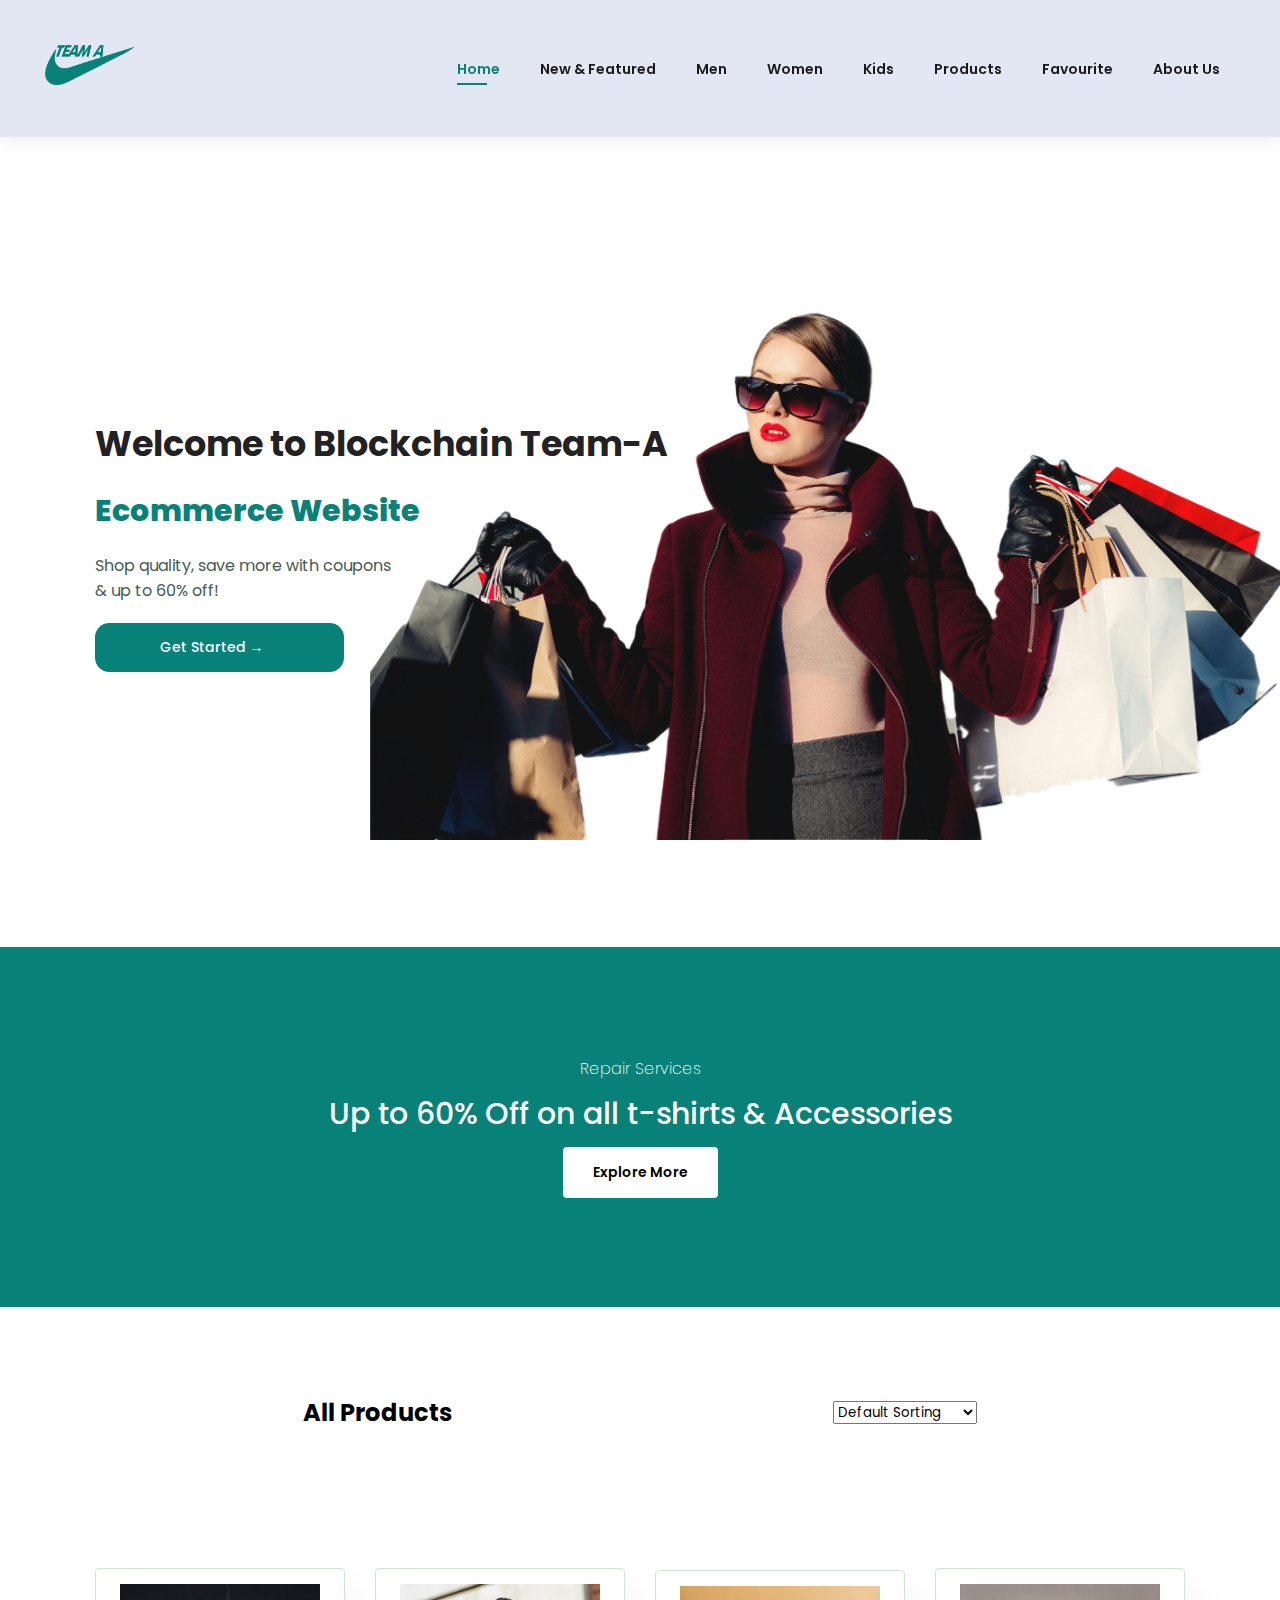
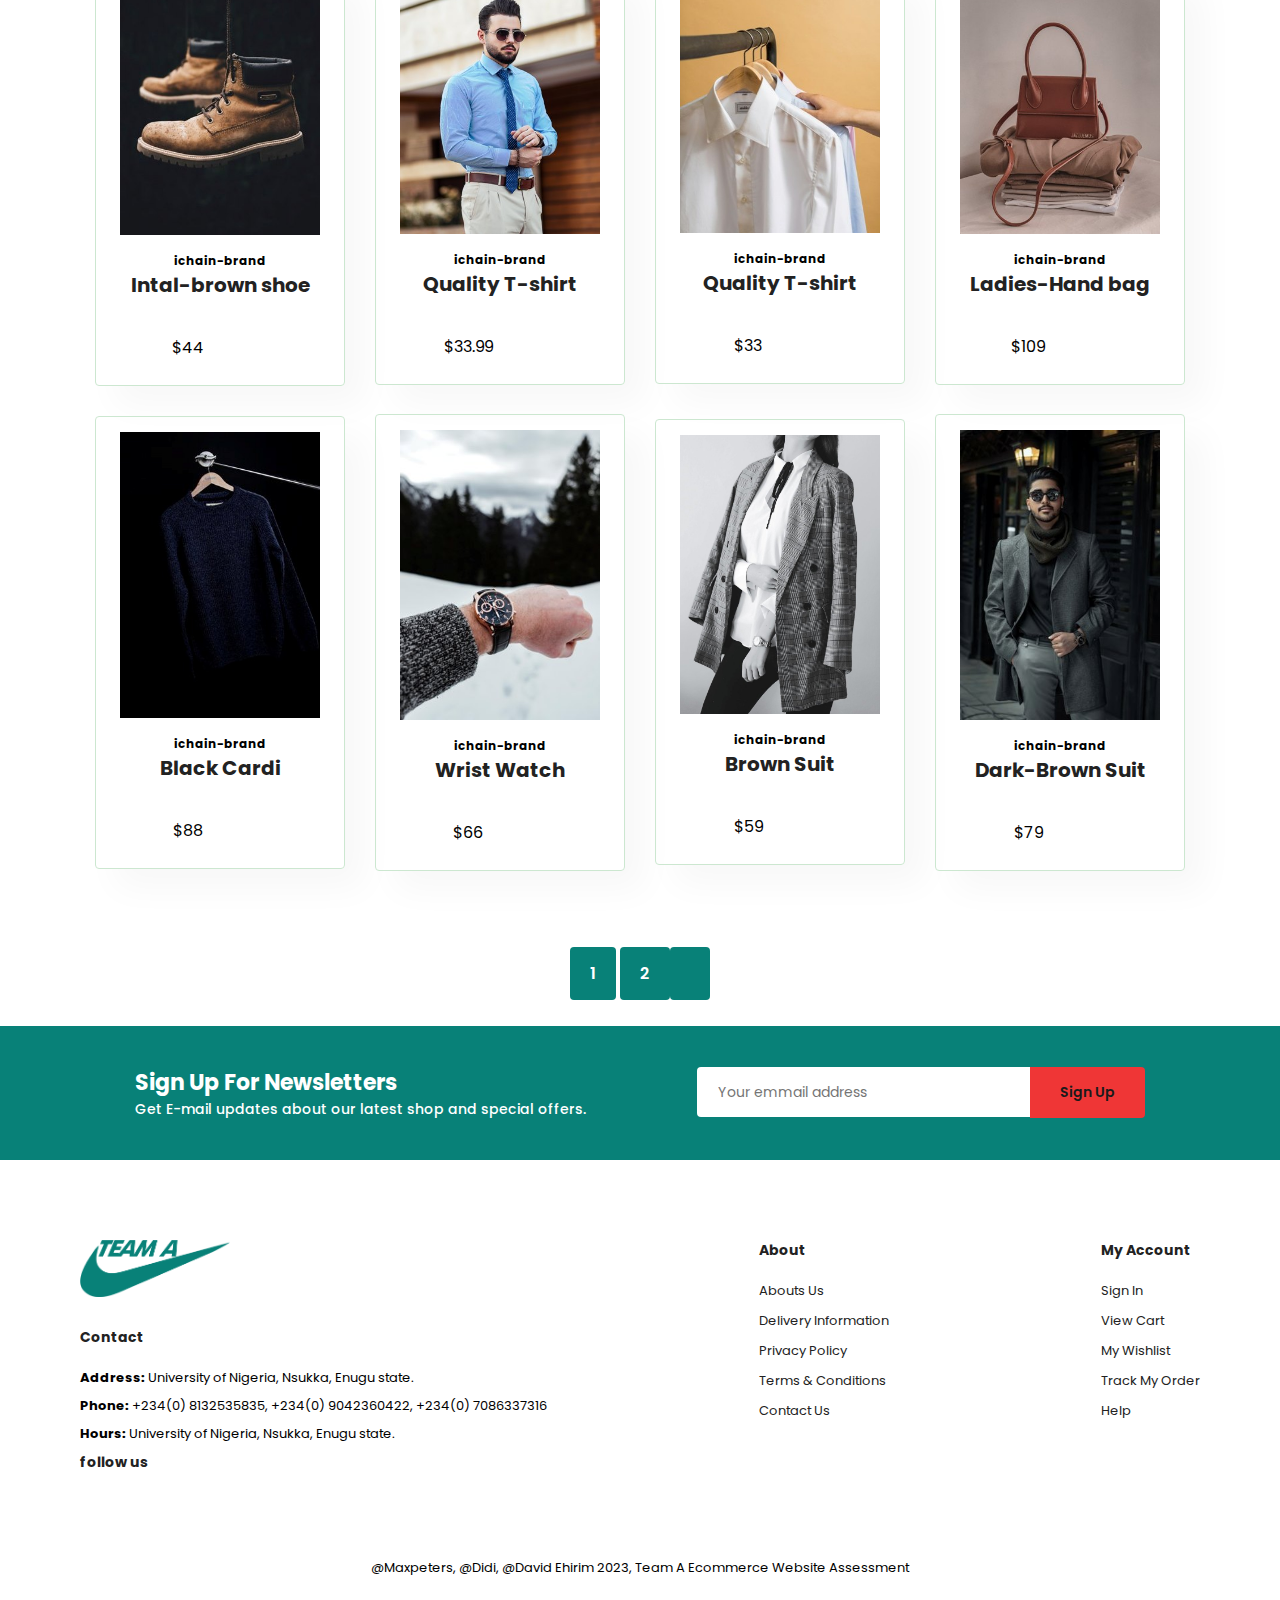
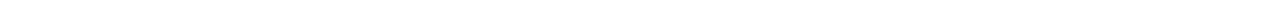
<file: index.html>
<!DOCTYPE html>
<html lang="en">
<head>
  <meta charset="UTF-8">
  <meta name="viewport" content="width=device-width, initial-scale=1.0">
  <title>Team-A E-Commerce Website</title>
  <link rel="stylesheet" href="https://cdnjs.cloudflare.com/ajax/libs/font-awesome/6.5.1/css/all.min.css" integrity="sha512-DTOQO9RWCH3ppGqcWaEA1BIZOC6xxalwEsw9c2QQeAIftl+Vegovlnee1c9QX4TctnWMn13TZye+giMm8e2LwA==" crossorigin="anonymous" referrerpolicy="no-referrer" />

  <link rel="stylesheet" href="style.css">
</head>
<body>

  <!-- Header/Navigation bar -->
  <section id="header">
    <a href="#"><img id="img-logo" src="logo.png" alt="logo" ></a>

    <div>
      <ul id="navbar">
        <li><a class="active" href="index.html">Home</a></li>
        <li><a href="new&featured.html">New & Featured</a></li>
        <li><a href="men.html">Men</a></li>
        <li><a href="women.html">Women</a></li>
        <li><a href="kids.html">Kids</a></li>
        <li><a href="products.html">Products</a></li>
        <li><a href="favourite.html">Favourite</a></li>
        <li><a href="about us.html">About Us</a></li>
        <li><a id="cart" href="./cart.html"><i class="fa-solid fa-bag-shopping"></i></a></li>
      </ul>
    </div>
    <!-- <div id="mobile">
      <a id="cart" href="./cart.html"><i class="fa-solid fa-bag-shopping"></i></a>
      <i id="bar" class="fas fa-outdent"></i>
    </div> -->
  </section> 
   <!-- Header/Navigation bar ends here -->


  <!-- Hero Section here -->
  <section id="hero">
    <h4 class="Welcome">Welcome to Blockchain Team-A</h4>
    <h1 class="E-com">Ecommerce Website</h2>
    <p class="first-paragraph">Shop quality, save more with coupons <br> & up to 60% off!</p>
    <button>Get Started &#8594;</button>
  </section>
  <!-- Hero Section ends here -->


  <!-- Banner here -->
  <section id="banner">
    <h4>Repair Services</h4>
    <h2>Up to 60% Off on all t-shirts & Accessories</h2>
    <button class="normal">Explore More</button>
  </section>


  <!-- All products here -->
  <section id="all-pro">
    <h2>All Products</h2>
    <select>
      <option>Default Sorting</option>
      <option>Sort by price</option>
      <option>Sort by popularity</option>
      <option>Sort by rating</option>
      <option>Sort by sale</option>
    </select>
  </section>

  <section id="feature">
     <div class="fe-box">
      <img src="Products 1/f (1).jpg" class="all-image" style="width: 200px;">
      <h6>ichain-brand</h6>
      <h4>Intal-brown shoe</h4>
      <i class="fas fa-star"></i>
      <i class="fas fa-star"></i>
      <i class="fas fa-star"></i>
      <i class="fas fa-star"></i>
      <i class="fas fa-star"></i>
      <br>
      <span class="price">$44</span>
      <i class="fa-solid fa-cart-plus cart"></i>
     </div>

     <div class="fe-box">
      <img src="Products 1/f (2).jpg" class="all-image" style="width: 200px;">
      <h6>ichain-brand</h6>
      <h4>Quality T-shirt</h4>
      <i class="fas fa-star"></i>
      <i class="fas fa-star"></i>
      <i class="fas fa-star"></i>
      <i class="fas fa-star"></i>
      <i class="fas fa-star"></i>
      <br>
      <span class="price">$33.99</span>
      <i class="fa-solid fa-cart-plus cart"></i>
     </div>

     <div class="fe-box">
      <img src="Products 1/f (3).jpg" class="all-image" style="width: 200px;">
      <h6>ichain-brand</h6>
      <h4>Quality T-shirt</h4>
      <i class="fas fa-star"></i>
      <i class="fas fa-star"></i>
      <i class="fas fa-star"></i>
      <i class="fas fa-star"></i>
      <i class="fas fa-star"></i>
      <br>
      <span class="price">$33</span>
      <i class="fa-solid fa-cart-plus cart"></i>
     </div>

     <div class="fe-box">
      <img src="Products 1/f (4).jpg" class="all-image" style="width: 200px;">
      <h6>ichain-brand</h6>
      <h4>Ladies-Hand bag</h4>
      <i class="fas fa-star"></i>
      <i class="fas fa-star"></i>
      <i class="fas fa-star"></i>
      <i class="fas fa-star"></i>
      <i class="fas fa-star"></i>
      <br>
      <span class="price">$109</span>
      <i class="fa-solid fa-cart-plus cart"></i>
     </div>

     <div class="fe-box">
      <img src="Products 1/f (5).jpg" class="all-image" style="width: 200px;">
      <h6>ichain-brand</h6>
      <h4>Black Cardi</h4>
      <i class="fas fa-star"></i>
      <i class="fas fa-star"></i>
      <i class="fas fa-star"></i>
      <i class="fas fa-star"></i>
      <i class="fas fa-star"></i>
      <br>
      <span class="price">$88</span>
      <i class="fa-solid fa-cart-plus cart"></i>
     </div>

     <div class="fe-box">
      <img src="Products 1/f (6).jpg" class="all-image" style="width: 200px;">
      <h6>ichain-brand</h6>
      <h4>Wrist Watch</h4>
      <i class="fas fa-star"></i>
      <i class="fas fa-star"></i>
      <i class="fas fa-star"></i>
      <i class="fas fa-star"></i>
      <i class="fas fa-star"></i>
      <br>
      <span class="price">$66</span>
      <i class="fa-solid fa-cart-plus cart"></i>
     </div>

     <div class="fe-box">
      <img src="Products 1/f (7).jpg" class="all-image" style="width: 200px;">
      <h6>ichain-brand</h6>
      <h4>Brown Suit</h4>
      <i class="fas fa-star"></i>
      <i class="fas fa-star"></i>
      <i class="fas fa-star"></i>
      <i class="fas fa-star"></i>
      <i class="fas fa-star"></i>
      <br>
      <span class="price">$59</span>
      <i class="fa-solid fa-cart-plus cart"></i>
     </div>

     <div class="fe-box">
      <img src="Products 1/f (8).jpg" class="all-image" style="width: 200px;">
      <h6>ichain-brand</h6>
      <h4>Dark-Brown Suit</h4>
      <i class="fas fa-star"></i>
      <i class="fas fa-star"></i>
      <i class="fas fa-star"></i>
      <i class="fas fa-star"></i>
      <i class="fas fa-star"></i>
      <br>
      <span class="price">$79</span>
      <i class="fa-solid fa-cart-plus cart"></i>
     </div>
  </section>
  <!-- All products ends here -->


  <!-- Pagination section -->
  <section id="pagination" class="section-m1">
    <a class="active" href="#">1</a>
    <a href="pagination.html">2</a>
    <a href="#"><i class="fa-solid fa-arrow-right"></i></a>
  </section>
  <!-- Pagination section -->

  <section id="newsletter" class="section-p1 section-m1">
    <div class="newstext">
      <h4>Sign Up For Newsletters</h4>
      <p>Get E-mail updates about our latest shop and special offers.</p>
    </div>
    <div class="form">
      <input type="text" placeholder="Your emmail address">
      <button class="normal">Sign Up</button>
    </div>
  </section>

  <footer class="section-p1">
    <div class="col">
      <img class="logo" src="logo.png" alt="ichain-brand logo"  style="width: 150px;">
      <h4>Contact</h4>
      <p><strong>Address:</strong> University of Nigeria, Nsukka, Enugu state.</p>
      <p><strong>Phone:</strong> +234(0) 8132535835, +234(0) 9042360422, +234(0) 7086337316 </p>
      <p><strong>Hours:</strong> University of Nigeria, Nsukka, Enugu state.</p>
      <div class="follow">
        <h4>follow us</h4>
        <div class="icon">
          <i class="fab fa-facebook-f"></i>
          <i class="fab fa-twitter"></i>
          <i class="fab fa-instagram"></i>
          <i class="fab fa-youtube"></i>
        </div>
      </div>
    </div>

    <div class="col">
      <h4>About</h4>
      <a href="about us.html">Abouts Us</a>
      <a href="#">Delivery Information</a>
      <a href="#">Privacy Policy</a>
      <a href="#">Terms & Conditions</a>
      <a href="#">Contact Us</a>
    </div>

    <div class="col">
      <h4>My Account</h4>
      <a href="#">Sign In</a>
      <a href="#">View Cart</a>
      <a href="#">My Wishlist</a>
      <a href="#">Track My Order</a>
      <a href="#">Help</a>
    </div>

    <div class="copyright">
      <p>@Maxpeters, @Didi, @David Ehirim 2023, Team A Ecommerce Website Assessment</p>
    </div>
  </footer>


</body>
</html>
</file>
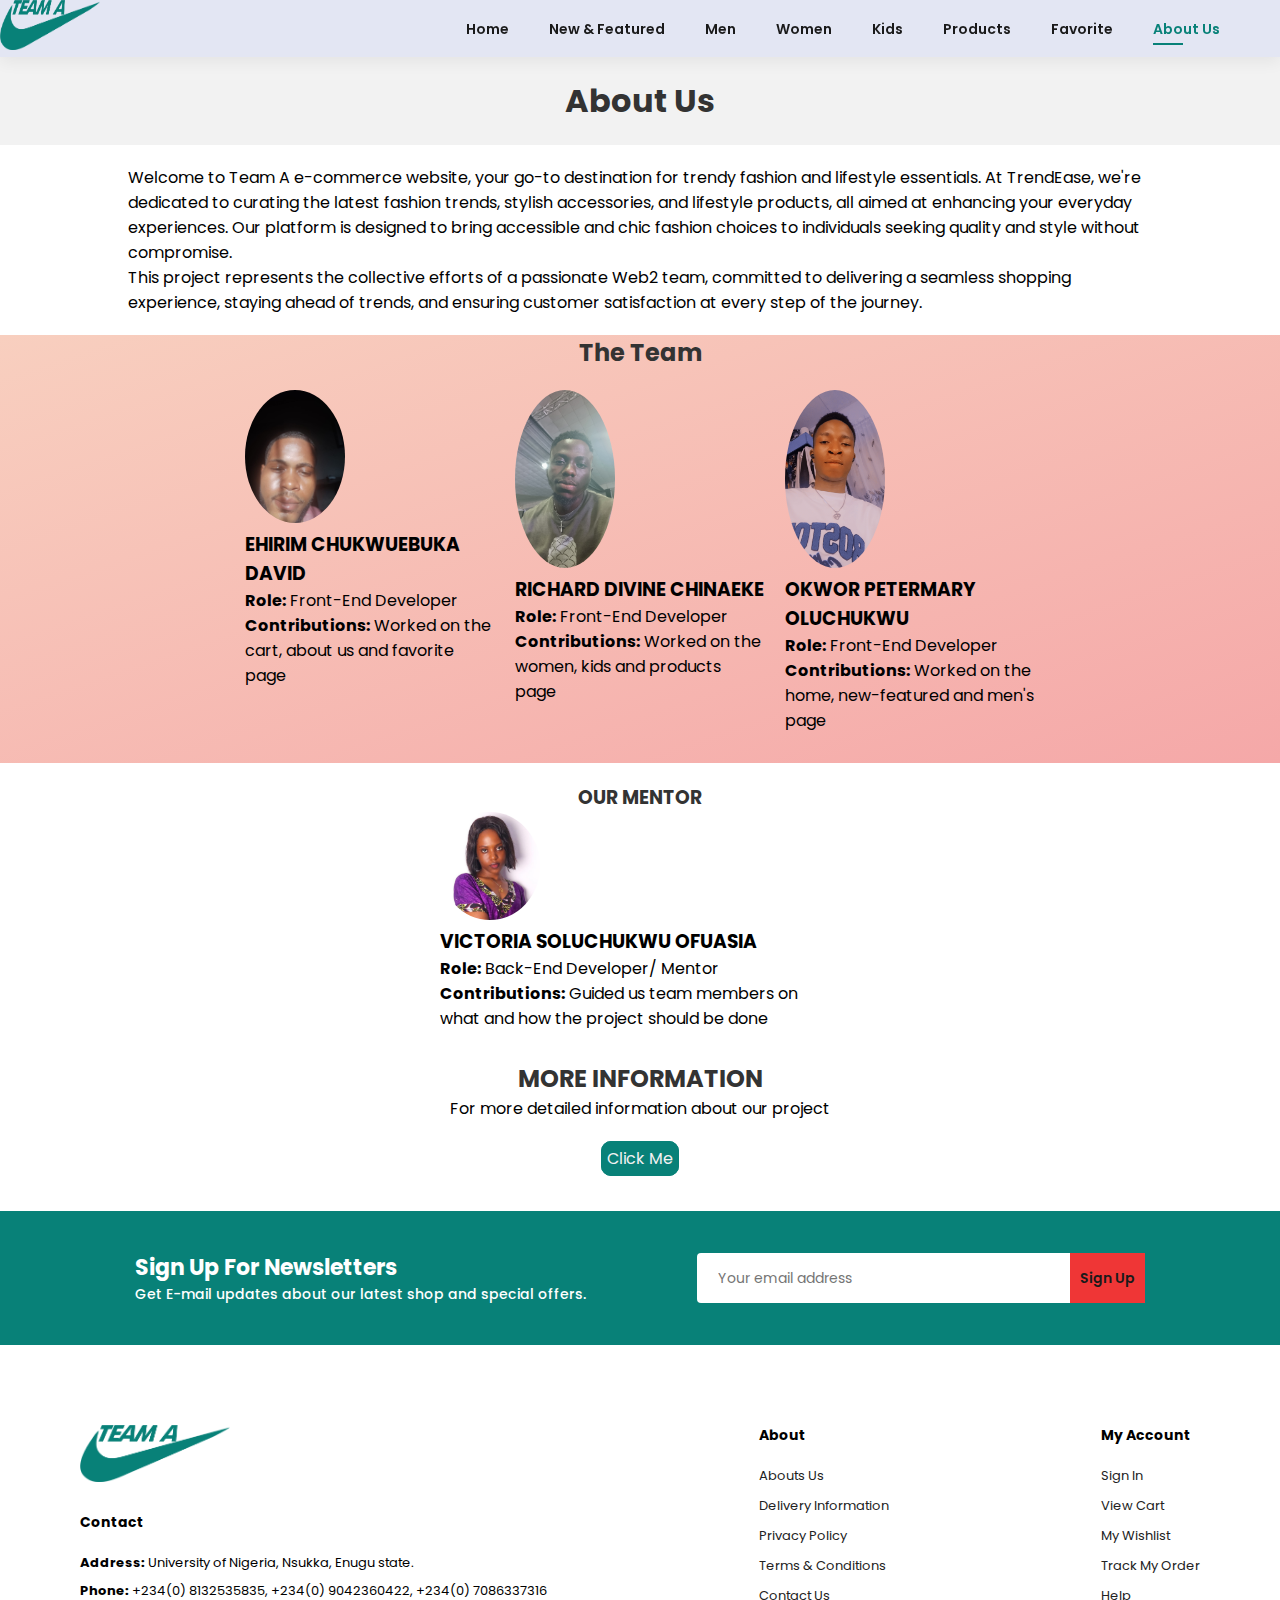
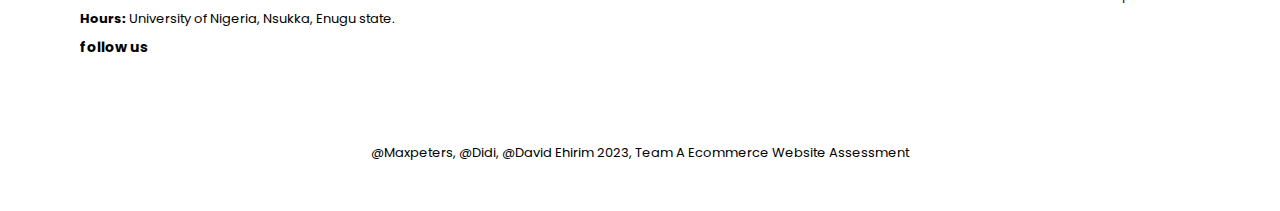
<file: about us.html>
<!DOCTYPE html>
<html lang="en">
<head>
    <meta charset="UTF-8">
    <meta http-equiv="X-UA-Compatible" content="IE=edge">
    <meta name="viewport" content="width=device-width, initial-scale=1.0">
    <link rel="stylesheet" href="./dave.css">
    <link rel="stylesheet" href="https://cdnjs.cloudflare.com/ajax/libs/font-awesome/6.5.1/css/all.min.css" integrity="sha512-DTOQO9RWCH3ppGqcWaEA1BIZOC6xxalwEsw9c2QQeAIftl+Vegovlnee1c9QX4TctnWMn13TZye+giMm8e2LwA==" crossorigin="anonymous" referrerpolicy="no-referrer" />

    <title>About Us</title>
</head>
<body >
  <section id="header">
    <a href="#"><img id="img-logo" src="logo.png" alt="logo" ></a>

    <div>
      <ul id="navbar">
        <li><a  href="index.html">Home</a></li>
        <li><a href="new&featured.html">New & Featured</a></li>
        <li><a href="men.html">Men</a></li>
        <li><a href="women.html">Women</a></li>
        <li><a href="kids.html">Kids</a></li>
        <li><a href="products.html">Products</a></li>
        <li><a href="favorite.html">Favorite</a></li>
        <li><a class="active" href="about us.html">About Us</a></li>
        <li><a id="cart" href="./cart.html"><i class="fa-solid fa-bag-shopping"></i></a></li>
      </ul>
    </div>
  </section> 

    <header>
      <h1>About Us</h1>
    </header>
    
    <section class="about-website">
      <p class="web-info" >

        Welcome to Team A e-commerce website, your go-to destination for trendy fashion and lifestyle essentials. At TrendEase, we're dedicated to curating the latest fashion trends, stylish accessories, and lifestyle products, all aimed at enhancing your everyday experiences. Our platform is designed to bring accessible and chic fashion choices to individuals seeking quality and style without compromise. <br>
        
        This project represents the collective efforts of a passionate Web2 team, committed to delivering a seamless shopping experience, staying ahead of trends, and ensuring customer satisfaction at every step of the journey.
      </p>
    </section>
  <div class="team-team">
    <h2 id="team-title" >The Team</h2>
    <section class="team">
      
      <div class="team-member">
        <img src="./dave.jpg.jpg" alt="Person 1">
        <h3>EHIRIM CHUKWUEBUKA DAVID</h3>
        <p><strong>Role:</strong> Front-End Developer</p>
        <p><strong>Contributions:</strong> Worked on the cart, about us and favorite page<p>
      </div>

      <div class="team-member">
        <img src="./didi.jpg.jpg" alt="Person 2">
        <h3>RICHARD DIVINE CHINAEKE</h3>
        <p><strong>Role:</strong> Front-End Developer</p>
        <p><strong>Contributions:</strong> Worked on the women, kids and products page<p>
      </div>
  
      <div class="team-member">
        <img src="./max-peters.jpg.jpg" alt="Person 3">
        <h3>OKWOR PETERMARY OLUCHUKWU</h3>
        <p><strong>Role:</strong> Front-End Developer</p>
        <p><strong>Contributions:</strong> Worked on the home, new-featured and men's page<p>
      </div>
      <!-- Repeat the above structure for each team member --> 
    </section>

  </div>
    
  <section  >
    <h3 id="mentor-hh" >
      OUR MENTOR
    </h3>
    <div class="mentor">
      <div class="team-mentor">
        <img src="./mentor.jpeg" alt="Person 4">
        <h3>VICTORIA SOLUCHUKWU OFUASIA</h3>
        <p><strong>Role:</strong> Back-End Developer/ Mentor</p>
        <p><strong>Contributions:</strong> Guided us team members on what and how the project should be done<p>
      </div>
    </div>
  </section>
    
    <div class="more-info">
      <h2>MORE INFORMATION</h2>
        <p>For more detailed information about our project</p><br>
          <a class="readme-btn" href="https://github.com/BlockchainUNNBootcamp/Team-A-Web2/blob/main/README.md">Click Me</a>
      
    </div>

    <section id="newsletter" class="section-p1 section-m1">
        <div class="newstext">
          <h4>Sign Up For Newsletters</h4>
          <p>Get E-mail updates about our latest shop and special offers.</p>
        </div>
        <div class="form">
          <input type="text" placeholder="Your email address">
          <button class="normal">Sign Up</button>
        </div>
      </section>
    <footer class="section-p1">
        <div class="col">
          <img class="logo" src="logo.png" alt="ichain-brand logo"  style="width: 150px;">
          <h4>Contact</h4>
          <p><strong>Address:</strong> University of Nigeria, Nsukka, Enugu state.</p>
          <p><strong>Phone:</strong> +234(0) 8132535835, +234(0) 9042360422, +234(0) 7086337316 </p>
          <p><strong>Hours:</strong> University of Nigeria, Nsukka, Enugu state.</p>
          <div class="follow">
            <h4>follow us</h4>
            <div class="icon">
              <i class="fab fa-facebook-f"></i>
              <i class="fab fa-twitter"></i>
              <i class="fab fa-instagram"></i>
              <i class="fab fa-youtube"></i>
            </div>
          </div>
        </div>
    
        <div class="col">
          <h4>About</h4>
          <a href="#">Abouts Us</a>
          <a href="#">Delivery Information</a>
          <a href="#">Privacy Policy</a>
          <a href="#">Terms & Conditions</a>
          <a href="#">Contact Us</a>
        </div>
    
        <div class="col">
          <h4>My Account</h4>
          <a href="#">Sign In</a>
          <a href="#">View Cart</a>
          <a href="#">My Wishlist</a>
          <a href="#">Track My Order</a>
          <a href="#">Help</a>
        </div>
    
        <div class="copyright">
          <p>@Maxpeters, @Didi, @David Ehirim 2023, Team A Ecommerce Website Assessment</p>
        </div>
      </footer>
</body>
</html>
</file>
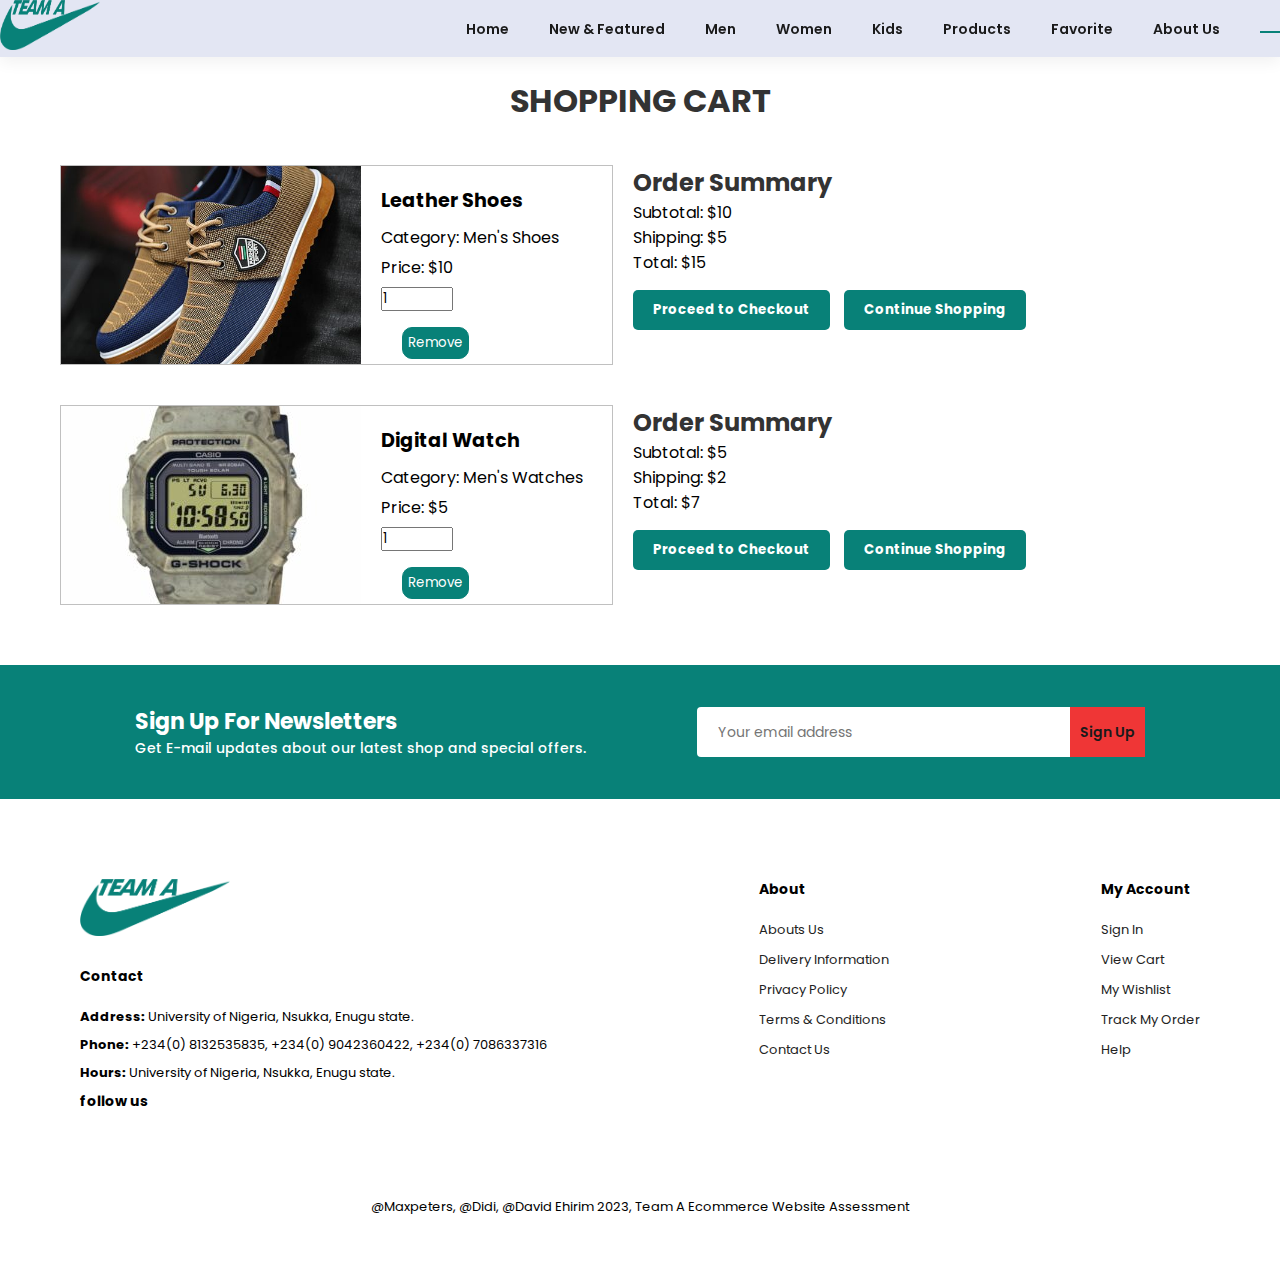
<file: cart.html>
<!DOCTYPE html>
<html lang="en">
<head>
  <meta charset="UTF-8">
  <title>Shopping Cart</title>
  <link rel="stylesheet" href="https://cdnjs.cloudflare.com/ajax/libs/font-awesome/6.5.1/css/all.min.css" integrity="sha512-DTOQO9RWCH3ppGqcWaEA1BIZOC6xxalwEsw9c2QQeAIftl+Vegovlnee1c9QX4TctnWMn13TZye+giMm8e2LwA==" crossorigin="anonymous" referrerpolicy="no-referrer" />
  <!-- <link rel="stylesheet" href="path/to/font-awesome/css/font-awesome.min.css"> -->
  <link rel="stylesheet" href="./dave.css">
</head>
<body>
  <section id="header">
    <a href="#"><img id="img-logo" src="logo.png" alt="logo" ></a>

    <div>
      <ul id="navbar">
        <li><a href="index.html">Home</a></li>
        <li><a href="new&featured.html">New & Featured</a></li>
        <li><a href="men.html">Men</a></li>
        <li><a href="women.html">Women</a></li>
        <li><a href="kids.html">Kids</a></li>
        <li><a href="products.html">Products</a></li>
        <li><a href="favorite.html">Favorite</a></li>
        <li><a href="about us.html">About Us</a></li>
        <li><a id="cart" class="active" href="cart.html"><i class="fa-solid fa-bag-shopping"></i></a></li>
      </ul>
    </div>
  </section> 

  <div class="main-container">
    <h1>Shopping Cart</h1>
    <div class="cart-container">
      <div class="cart-item">
        <img src="./shoes.jpg" alt="Item 1">
        <div class="item-details">
          <h3>Leather Shoes</h3>
          <p>Category: Men's Shoes</p>
          
          <div class="quantity">
            <p>Price: $10</p>
            <input id="Amount" type="number" value="1" min="1" max="10" step="1">
  
          </div>
          
          <p class="remove">
            
            <button class="remove-btn">
              <i class="fa fa-trash" aria-hidden="true"></i>
              Remove

            </button>
          </p>
          
        </div>
      </div>
      <!-- Add more cart items similarly -->
  
      <div class="summary">
        <h2 id="order">Order Summary</h2>
        <div class="subtotal">
          <p>Subtotal: $10</p>
        </div>
        <div class="additional-costs">
          <p>Shipping: $5</p>
        </div>
        <div class="total">
          <p>Total: $15</p>
        </div>
        
        <div class="action-buttons">
          <button class="checkout-button">Proceed to Checkout</button>
          <button class="continue-shopping-button"> <a href="./products.html">Continue Shopping</a> </button>
        </div>
      </div>
    </div>
    <div class="cart-container">
      <div class="cart-item">
        <img src="./watch.jpg" alt="Item 1">
        <div class="item-details">
          <h3>Digital Watch</h3>
          <p>Category: Men's Watches</p>
          
          <div class="quantity">
            <p>Price: $5</p>
            <input id="Amount" type="number" value="1" min="1" max="10" step="1">
  
          </div>
          
          <p class="remove">
            <button class="remove-btn">
              <i class="fa fa-trash" aria-hidden="true"></i>
              Remove

            </button>
          </p>
          
        </div>
      </div>
      <!-- Add more cart items similarly -->
  
      <div class="summary">
        <h2>Order Summary</h2>
        <div class="subtotal">
          <p>Subtotal: $5</p>
        </div>
        <div class="additional-costs">
          <p>Shipping: $2</p>
        </div>
        <div class="total">
          <p>Total: $7</p>
        </div>
        
        <div class="action-buttons">
          <button class="checkout-button">Proceed to Checkout</button>
          <button class="continue-shopping-button"> <a href="./products.html">Continue Shopping</a> </button>
        </div>
      </div>
    </div>
  </div>
  <section id="newsletter" class="section-p1 section-m1">
    <div class="newstext">
      <h4>Sign Up For Newsletters</h4>
      <p>Get E-mail updates about our latest shop and special offers.</p>
    </div>
    <div class="form">
      <input type="text" placeholder="Your email address">
      <button class="normal">Sign Up</button>
    </div>
  </section>
  <footer class="section-p1">
    <div class="col">
      <img class="logo" src="logo.png" alt="ichain-brand logo"  style="width: 150px;">
      <h4>Contact</h4>
      <p><strong>Address:</strong> University of Nigeria, Nsukka, Enugu state.</p>
      <p><strong>Phone:</strong> +234(0) 8132535835, +234(0) 9042360422, +234(0) 7086337316 </p>
      <p><strong>Hours:</strong> University of Nigeria, Nsukka, Enugu state.</p>
      <div class="follow">
        <h4>follow us</h4>
        <div class="icon">
          <i class="fab fa-facebook-f"></i>
          <i class="fab fa-twitter"></i>
          <i class="fab fa-instagram"></i>
          <i class="fab fa-youtube"></i>
        </div>
      </div>
    </div>

    <div class="col">
      <h4>About</h4>
      <a href="#">Abouts Us</a>
      <a href="#">Delivery Information</a>
      <a href="#">Privacy Policy</a>
      <a href="#">Terms & Conditions</a>
      <a href="#">Contact Us</a>
    </div>

    <div class="col">
      <h4>My Account</h4>
      <a href="#">Sign In</a>
      <a href="#">View Cart</a>
      <a href="#">My Wishlist</a>
      <a href="#">Track My Order</a>
      <a href="#">Help</a>
    </div>

    <div class="copyright">
      <p>@Maxpeters, @Didi, @David Ehirim 2023, Team A Ecommerce Website Assessment</p>
    </div>
  </footer>
</body>
</html>
</file>
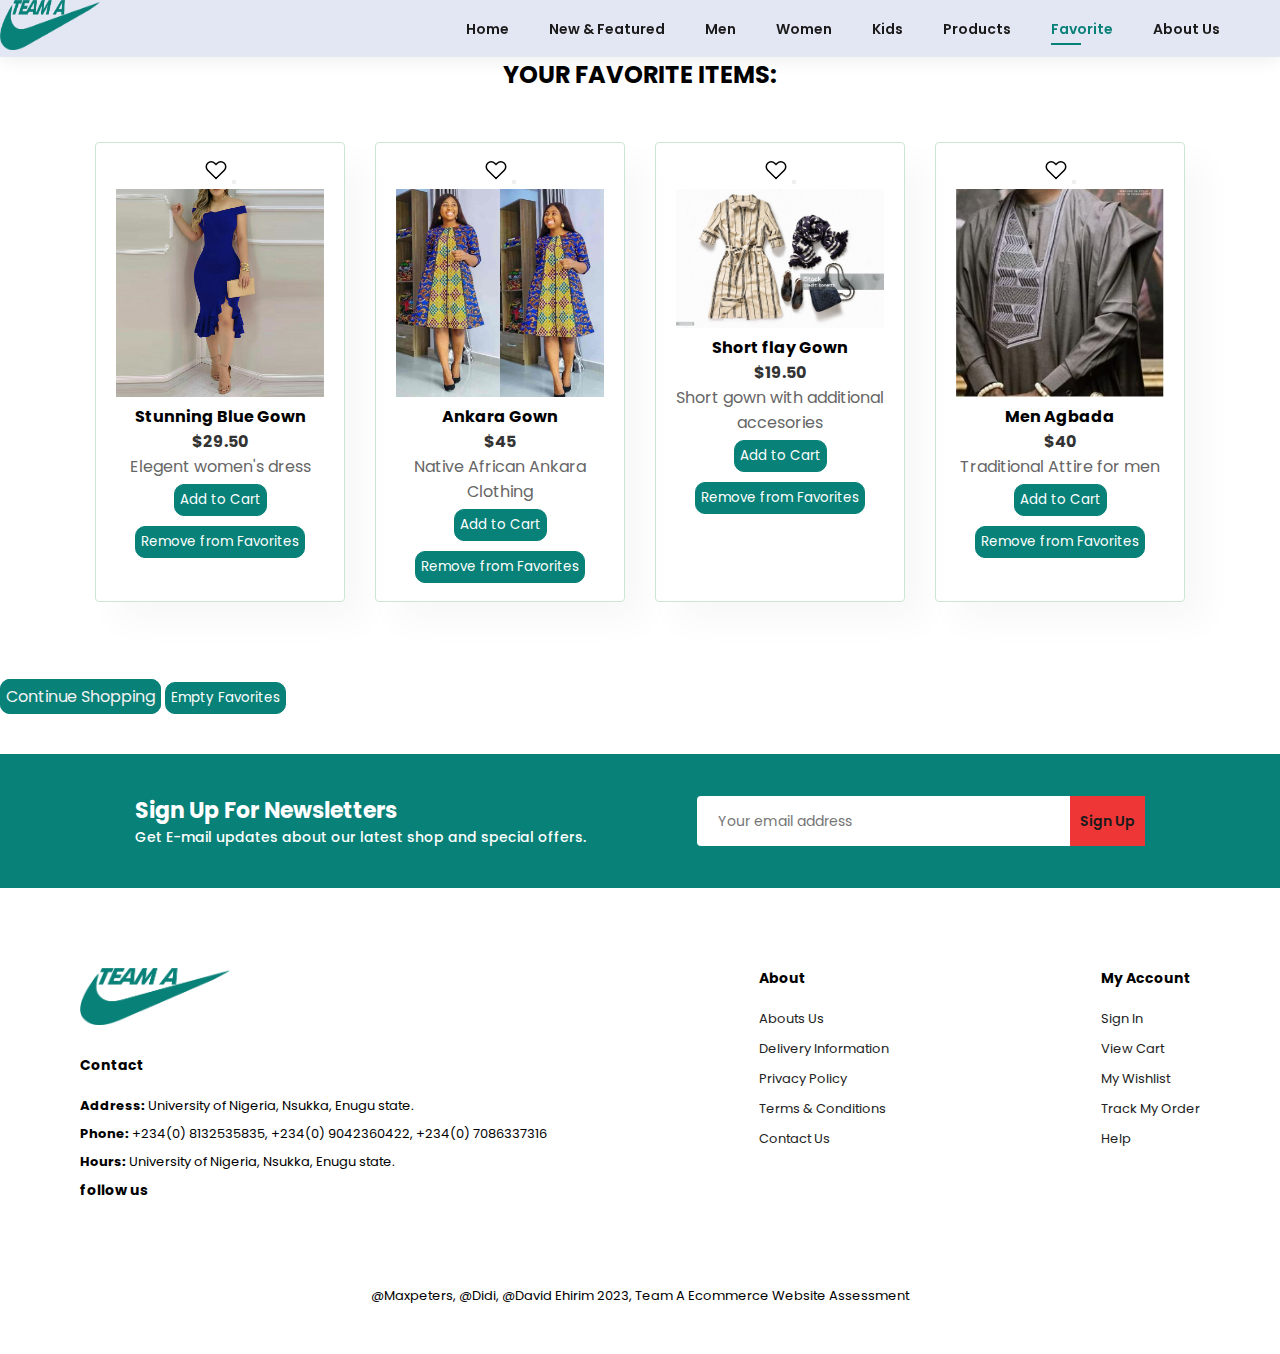
<file: favorite.html>
<!DOCTYPE html>
<html lang="en">
<head>
    <meta charset="UTF-8">
    <meta http-equiv="X-UA-Compatible" content="IE=edge">
    <meta name="viewport" content="width=device-width, initial-scale=1.0">
    <link rel="stylesheet" href="./dave.css">
    <link rel="stylesheet" href="https://cdnjs.cloudflare.com/ajax/libs/font-awesome/6.5.1/css/all.min.css" integrity="sha512-DTOQO9RWCH3ppGqcWaEA1BIZOC6xxalwEsw9c2QQeAIftl+Vegovlnee1c9QX4TctnWMn13TZye+giMm8e2LwA==" crossorigin="anonymous" referrerpolicy="no-referrer" />

    <title>Favourite Page</title>
</head>
<body>
  <section id="header">
    <a href="#"><img id="img-logo" src="logo.png" alt="logo" ></a>

    <div>
      <ul id="navbar">
        <li><a  href="index.html">Home</a></li>
        <li><a href="new&featured.html">New & Featured</a></li>
        <li><a href="men.html">Men</a></li>
        <li><a href="women.html">Women</a></li>
        <li><a href="kids.html">Kids</a></li>
        <li><a href="products.html">Products</a></li>
        <li><a class="active" href="favorite.html">Favorite</a></li>
        <li><a href="about us.html">About Us</a></li>
        <li><a id="cart" href="./cart.html"><i class="fa-solid fa-bag-shopping"></i></a></li>
      </ul>
    </div>
  </section> 

      <section class="favorites">
        <h3 id="fav-head">Your Favorite Items:</h3>
  
        <div class="fav">
          <div class="fav-card">
            <svg aria-hidden="true" class="pre-nav-design-icon" focusable="false" viewBox="0 0 24 24" role="img" width="24px" height="24px" fill="none">
              <path stroke="currentColor" stroke-width="1.5" d="M16.794 3.75c1.324 0 2.568.516 3.504 1.451a4.96 4.96 0 010 7.008L12 20.508l-8.299-8.299a4.96 4.96 0 010-7.007A4.923 4.923 0 017.205 3.75c1.324 0 2.568.516 3.504 1.451l.76.76.531.531.53-.531.76-.76a4.926 4.926 0 013.504-1.451"></path>
            </svg>
            
            <button class="favorite-icon"><i class="fa fa-heart-o" aria-hidden="true"></i></button>
            
            <img id="img-fav" src="./favourite/women-11.jpg" alt="Product 1">
            <h4>Stunning Blue Gown</h4>
            <p class="price">$29.50</p>
            <p class="description">Elegent women's dress 
              <br>
            <button class="add-to-cart">Add to Cart</button>
            <button class="remove-from-favorites">Remove from Favorites</button>
          </div>
  
          
          <div class="fav-card">
            <svg aria-hidden="true" class="pre-nav-design-icon" focusable="false" viewBox="0 0 24 24" role="img" width="24px" height="24px" fill="none">
              <path stroke="currentColor" stroke-width="1.5" d="M16.794 3.75c1.324 0 2.568.516 3.504 1.451a4.96 4.96 0 010 7.008L12 20.508l-8.299-8.299a4.96 4.96 0 010-7.007A4.923 4.923 0 017.205 3.75c1.324 0 2.568.516 3.504 1.451l.76.76.531.531.53-.531.76-.76a4.926 4.926 0 013.504-1.451"></path>
            </svg>
            
            <button class="favorite-icon"><i class="fa fa-heart-o" aria-hidden="true"></i></button>
            
            <img id="img-fav" src="./favourite/women-33.jpg" alt="Product 1">
            <h4>Ankara Gown</h4>
            <p class="price">$45</p>
            <p class="description">Native African Ankara Clothing
              <br>
            <button class="add-to-cart">Add to Cart</button>
            <button class="remove-from-favorites">Remove from Favorites</button>
          </div>

          <div class="fav-card">
            <svg aria-hidden="true" class="pre-nav-design-icon" focusable="false" viewBox="0 0 24 24" role="img" width="24px" height="24px" fill="none">
              <path stroke="currentColor" stroke-width="1.5" d="M16.794 3.75c1.324 0 2.568.516 3.504 1.451a4.96 4.96 0 010 7.008L12 20.508l-8.299-8.299a4.96 4.96 0 010-7.007A4.923 4.923 0 017.205 3.75c1.324 0 2.568.516 3.504 1.451l.76.76.531.531.53-.531.76-.76a4.926 4.926 0 013.504-1.451"></path>
            </svg>
            
            <button class="favorite-icon"><i class="fa fa-heart-o" aria-hidden="true"></i></button>
            
            <img id="img-fav" src="./favourite/women-12.jpg" alt="Product 1">
            <h4>Short flay Gown</h4>
            <p class="price">$19.50</p>
            <p class="description">Short gown with additional accesories
              <br>
            <button class="add-to-cart">Add to Cart</button>
            <button class="remove-from-favorites">Remove from Favorites</button>
          </div>
          <div class="fav-card">
            <svg aria-hidden="true" class="pre-nav-design-icon" focusable="false" viewBox="0 0 24 24" role="img" width="24px" height="24px" fill="none">
              <path stroke="currentColor" stroke-width="1.5" d="M16.794 3.75c1.324 0 2.568.516 3.504 1.451a4.96 4.96 0 010 7.008L12 20.508l-8.299-8.299a4.96 4.96 0 010-7.007A4.923 4.923 0 017.205 3.75c1.324 0 2.568.516 3.504 1.451l.76.76.531.531.53-.531.76-.76a4.926 4.926 0 013.504-1.451"></path>
            </svg>
            
            <button class="favorite-icon"><i class="fa fa-heart-o" aria-hidden="true"></i></button>
            
            <img id="img-fav" src="./favourite/agbada-22.jpg" alt="Product 1">
            <h4>Men Agbada</h4>
            <p class="price">$40</p>
            <p class="description">Traditional Attire for men
              <br>
            <button class="add-to-cart">Add to Cart</button>
            <button class="remove-from-favorites">Remove from Favorites</button>
          </div>
  
  
    
        </div>
        <!-- Add more product cards here -->
  
      </section>
      
      <div class="actions">
        <a href="./new&featured.html">Continue Shopping</a>
        <button class="empty-favorites">Empty Favorites</button>
      </div>
      <section id="newsletter" class="section-p1 section-m1">
        <div class="newstext">
          <h4>Sign Up For Newsletters</h4>
          <p>Get E-mail updates about our latest shop and special offers.</p>
        </div>
        <div class="form">
          <input type="text" placeholder="Your email address">
          <button class="normal">Sign Up</button>
        </div>
      </section>
    <footer class="section-p1">
        <div class="col">
          <img class="logo" src="logo.png" alt="ichain-brand logo"  style="width: 150px;">
          <h4>Contact</h4>
          <p><strong>Address:</strong> University of Nigeria, Nsukka, Enugu state.</p>
          <p><strong>Phone:</strong> +234(0) 8132535835, +234(0) 9042360422, +234(0) 7086337316 </p>
          <p><strong>Hours:</strong> University of Nigeria, Nsukka, Enugu state.</p>
          <div class="follow">
            <h4>follow us</h4>
            <div class="icon">
              <i class="fab fa-facebook-f"></i>
              <i class="fab fa-twitter"></i>
              <i class="fab fa-instagram"></i>
              <i class="fab fa-youtube"></i>
            </div>
          </div>
        </div>
    
        <div class="col">
          <h4>About</h4>
          <a href="#">Abouts Us</a>
          <a href="#">Delivery Information</a>
          <a href="#">Privacy Policy</a>
          <a href="#">Terms & Conditions</a>
          <a href="#">Contact Us</a>
        </div>
    
        <div class="col">
          <h4>My Account</h4>
          <a href="#">Sign In</a>
          <a href="#">View Cart</a>
          <a href="#">My Wishlist</a>
          <a href="#">Track My Order</a>
          <a href="#">Help</a>
        </div>
    
        <div class="copyright">
          <p>@Maxpeters, @Didi, @David Ehirim 2023, Team A Ecommerce Website Assessment</p>
        </div>
      
    </footer>
  </body>
</html>
</file>
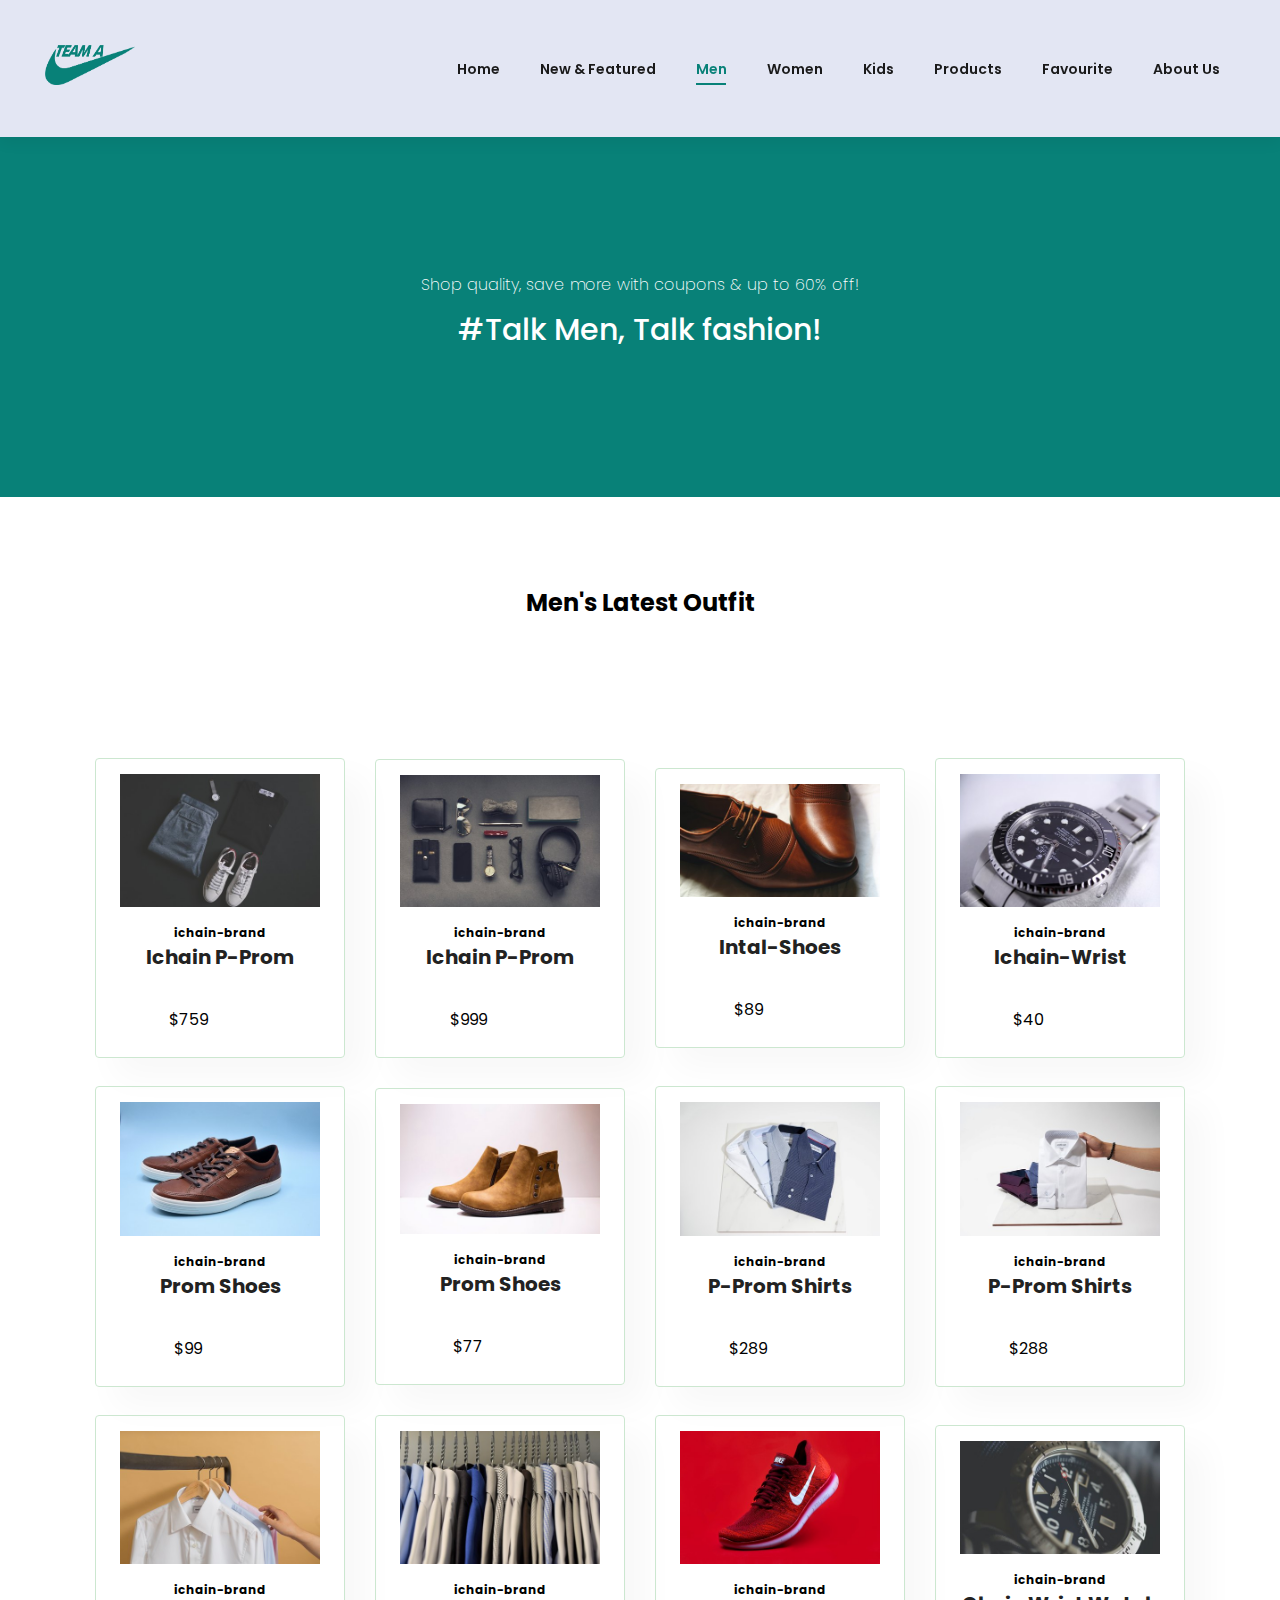
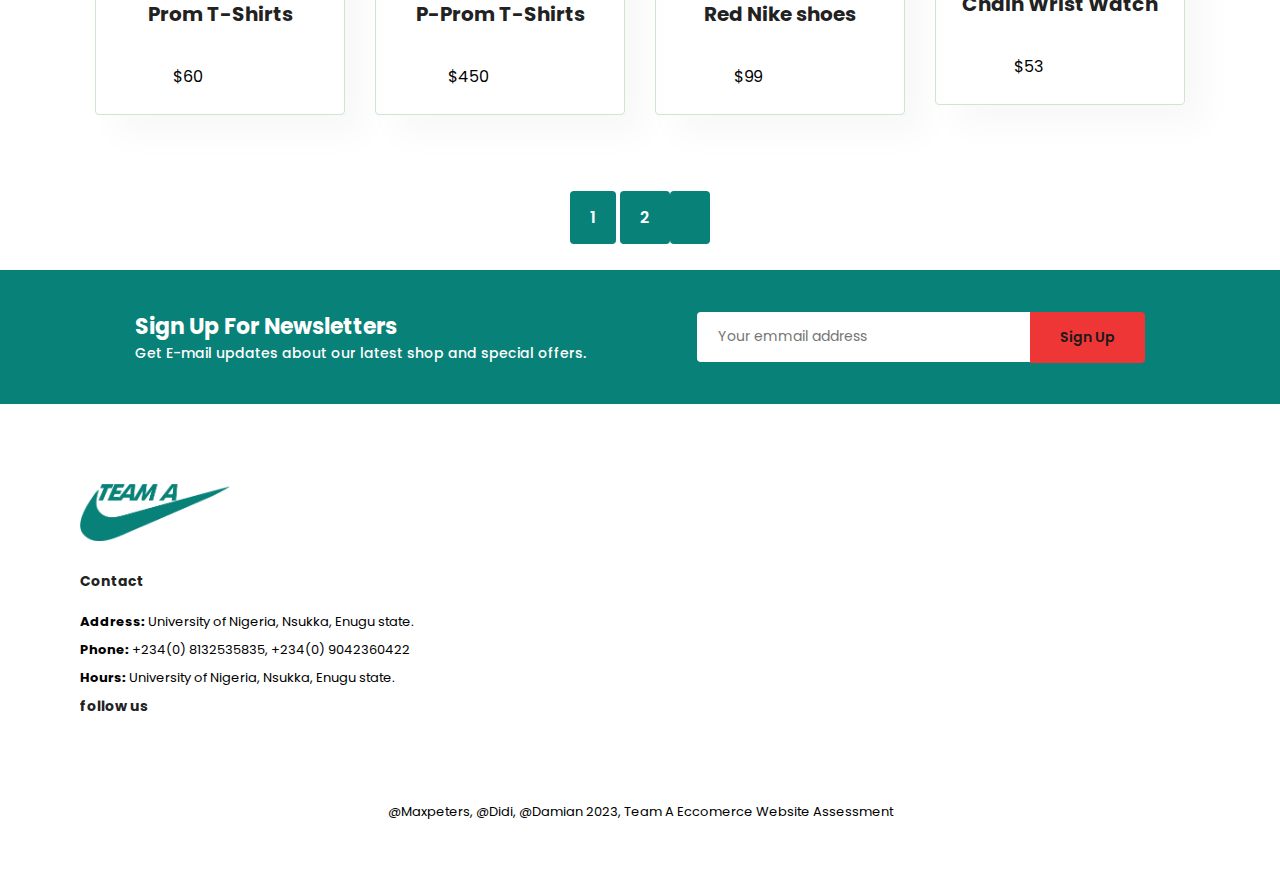
<file: men.html>
<!DOCTYPE html>
<html lang="en">
<head>
  <meta charset="UTF-8">
  <meta name="viewport" content="width=device-width, initial-scale=1.0">
  <title>Team-A E-Commerce Website</title>
  <link rel="stylesheet" href="https://cdnjs.cloudflare.com/ajax/libs/font-awesome/6.5.1/css/all.min.css" integrity="sha512-DTOQO9RWCH3ppGqcWaEA1BIZOC6xxalwEsw9c2QQeAIftl+Vegovlnee1c9QX4TctnWMn13TZye+giMm8e2LwA==" crossorigin="anonymous" referrerpolicy="no-referrer" />

  <link rel="stylesheet" href="style.css">
</head>
<body>

  <!-- Header/Navigation bar -->
  <section id="header">
    <a href="#"><img id="img-logo" src="logo.png" alt="logo" ></a>

    <div>
      <ul id="navbar">
        <li><a href="index.html">Home</a></li>
        <li><a href="new&featured.html">New & Featured</a></li>
        <li><a class="active" href="men.html">Men</a></li>
        <li><a href="women.html">Women</a></li>
        <li><a href="kids.html">Kids</a></li>
        <li><a href="products.html">Products</a></li>
        <li><a href="favourite.html">Favourite</a></li>
        <li><a href="about us.html">About Us</a></li>
        <li><a id="cart" href="cart.html"><i class="fa-solid fa-bag-shopping"></i></a></li>
      </ul>
    </div>
  </section> 
   <!-- Header/Navigation bar ends here -->

  <!-- Banner here -->
  <section id="banner">
    <h4>Shop quality, save more with coupons & up to 60% off!</h4>
    <h2>#Talk Men, Talk fashion!</h2>
  </section>


  <!-- Men here -->
  <section id="all-pro">
    <h2>Men's Latest Outfit</h2>
  </section>

  <section id="feature">
     <div class="fe-box">
      <img src="MEN/m (1).jpg" class="all-image" style="width: 200px;">
      <h6>ichain-brand</h6>
      <h4>Ichain P-Prom</h4>
      <i class="fas fa-star"></i>
      <i class="fas fa-star"></i>
      <i class="fas fa-star"></i>
      <i class="fas fa-star"></i>
      <i class="fas fa-star"></i>
      <br>
      <span class="price">$759</span>
      <i class="fa-solid fa-cart-plus cart"></i>
     </div>

     <div class="fe-box">
      <img src="MEN/m (12).jpg" class="all-image" style="width: 200px;">
      <h6>ichain-brand</h6>
      <h4>Ichain P-Prom</h4>
      <i class="fas fa-star"></i>
      <i class="fas fa-star"></i>
      <i class="fas fa-star"></i>
      <i class="fas fa-star"></i>
      <i class="fas fa-star"></i>
      <br>
      <span class="price">$999</span>
      <i class="fa-solid fa-cart-plus cart"></i>
     </div>

     <div class="fe-box">
      <img src="MEN/m (13).jpg" class="all-image" style="width: 200px;">
      <h6>ichain-brand</h6>
      <h4>Intal-Shoes</h4>
      <i class="fas fa-star"></i>
      <i class="fas fa-star"></i>
      <i class="fas fa-star"></i>
      <i class="fas fa-star"></i>
      <i class="fas fa-star"></i>
      <br>
      <span class="price">$89</span>
      <i class="fa-solid fa-cart-plus cart"></i>
     </div>

     <div class="fe-box">
      <img src="MEN/m (14).jpg" class="all-image" style="width: 200px;">
      <h6>ichain-brand</h6>
      <h4>Ichain-Wrist</h4>
      <i class="fas fa-star"></i>
      <i class="fas fa-star"></i>
      <i class="fas fa-star"></i>
      <i class="fas fa-star"></i>
      <i class="fas fa-star"></i>
      <br>
      <span class="price">$40</span>
      <i class="fa-solid fa-cart-plus cart"></i>
     </div>

     <div class="fe-box">
      <img src="MEN/m (15).jpg" class="all-image" style="width: 200px;">
      <h6>ichain-brand</h6>
      <h4>Prom Shoes</h4>
      <i class="fas fa-star"></i>
      <i class="fas fa-star"></i>
      <i class="fas fa-star"></i>
      <i class="fas fa-star"></i>
      <i class="fas fa-star"></i>
      <br>
      <span class="price">$99</span>
      <i class="fa-solid fa-cart-plus cart"></i>
     </div>

     <div class="fe-box">
      <img src="MEN/m (16).jpg" class="all-image" style="width: 200px;">
      <h6>ichain-brand</h6>
      <h4>Prom Shoes</h4>
      <i class="fas fa-star"></i>
      <i class="fas fa-star"></i>
      <i class="fas fa-star"></i>
      <i class="fas fa-star"></i>
      <i class="fas fa-star"></i>
      <br>
      <span class="price">$77</span>
      <i class="fa-solid fa-cart-plus cart"></i>
     </div>

     <div class="fe-box">
      <img src="MEN/m (17).jpg" class="all-image" style="width: 200px;">
      <h6>ichain-brand</h6>
      <h4>P-Prom Shirts</h4>
      <i class="fas fa-star"></i>
      <i class="fas fa-star"></i>
      <i class="fas fa-star"></i>
      <i class="fas fa-star"></i>
      <i class="fas fa-star"></i>
      <br>
      <span class="price">$289</span>
      <i class="fa-solid fa-cart-plus cart"></i>
     </div>

     <div class="fe-box">
      <img src="MEN/m (3).jpg" class="all-image" style="width: 200px;">
      <h6>ichain-brand</h6>
      <h4>P-Prom Shirts</h4>
      <i class="fas fa-star"></i>
      <i class="fas fa-star"></i>
      <i class="fas fa-star"></i>
      <i class="fas fa-star"></i>
      <i class="fas fa-star"></i>
      <br>
      <span class="price">$288</span>
      <i class="fa-solid fa-cart-plus cart"></i>
     </div>

     <div class="fe-box">
      <img src="MEN/m (4).jpg" class="all-image" style="width: 200px;">
      <h6>ichain-brand</h6>
      <h4>Prom T-Shirts</h4>
      <i class="fas fa-star"></i>
      <i class="fas fa-star"></i>
      <i class="fas fa-star"></i>
      <i class="fas fa-star"></i>
      <i class="fas fa-star"></i>
      <br>
      <span class="price">$60</span>
      <i class="fa-solid fa-cart-plus cart"></i>
     </div>

     <div class="fe-box">
      <img src="MEN/m (5).jpg" class="all-image" style="width: 200px;">
      <h6>ichain-brand</h6>
      <h4>P-Prom T-Shirts</h4>
      <i class="fas fa-star"></i>
      <i class="fas fa-star"></i>
      <i class="fas fa-star"></i>
      <i class="fas fa-star"></i>
      <i class="fas fa-star"></i>
      <br>
      <span class="price">$450</span>
      <i class="fa-solid fa-cart-plus cart"></i>
     </div>

     <div class="fe-box">
      <img src="MEN/m (7).jpg" class="all-image" style="width: 200px;">
      <h6>ichain-brand</h6>
      <h4>Red Nike shoes</h4>
      <i class="fas fa-star"></i>
      <i class="fas fa-star"></i>
      <i class="fas fa-star"></i>
      <i class="fas fa-star"></i>
      <i class="fas fa-star"></i>
      <br>
      <span class="price">$99</span>
      <i class="fa-solid fa-cart-plus cart"></i>
     </div>

     <div class="fe-box">
      <img src="MEN/m (8).jpg" class="all-image" style="width: 200px;">
      <h6>ichain-brand</h6>
      <h4>Chain Wrist Watch</h4>
      <i class="fas fa-star"></i>
      <i class="fas fa-star"></i>
      <i class="fas fa-star"></i>
      <i class="fas fa-star"></i>
      <i class="fas fa-star"></i>
      <br>
      <span class="price">$53</span>
      <i class="fa-solid fa-cart-plus cart"></i>
     </div>
  </section>
  
  <!-- Men ends here -->

   <!-- Pagination section -->
   <section id="pagination" class="section-m1">
    <a href="men.html">1</i></a>
    <a href="pagination.html">2</a>
    <a href="#"><i class="fa-solid fa-arrow-right"></i></a>
  </section>
  <!-- Pagination section ends here-->


  <section id="newsletter" class="section-p1 section-m1">
    <div class="newstext">
      <h4>Sign Up For Newsletters</h4>
      <p>Get E-mail updates about our latest shop and special offers.</p>
    </div>
    <div class="form">
      <input type="text" placeholder="Your emmail address">
      <button class="normal">Sign Up</button>
    </div>
  </section>

  <footer class="section-p1">
    <div class="col">
      <img class="logo" src="logo.png" alt="ichain-brand logo"  style="width: 150px;">
      <h4>Contact</h4>
      <p><strong>Address:</strong> University of Nigeria, Nsukka, Enugu state.</p>
      <p><strong>Phone:</strong> +234(0) 8132535835, +234(0) 9042360422</p>
      <p><strong>Hours:</strong> University of Nigeria, Nsukka, Enugu state.</p>
      <div class="follow">
        <h4>follow us</h4>
        <div class="icon">
          <i class="fab fa-facebook-f"></i>
          <i class="fab fa-twitter"></i>
          <i class="fab fa-instagram"></i>
          <i class="fab fa-youtube"></i>
        </div>
      </div>
    </div>

    <div class="copyright">
      <p>@Maxpeters, @Didi, @Damian 2023, Team A Eccomerce Website Assessment</p>
    </div>
  </footer>

</body>
</html>
</file>
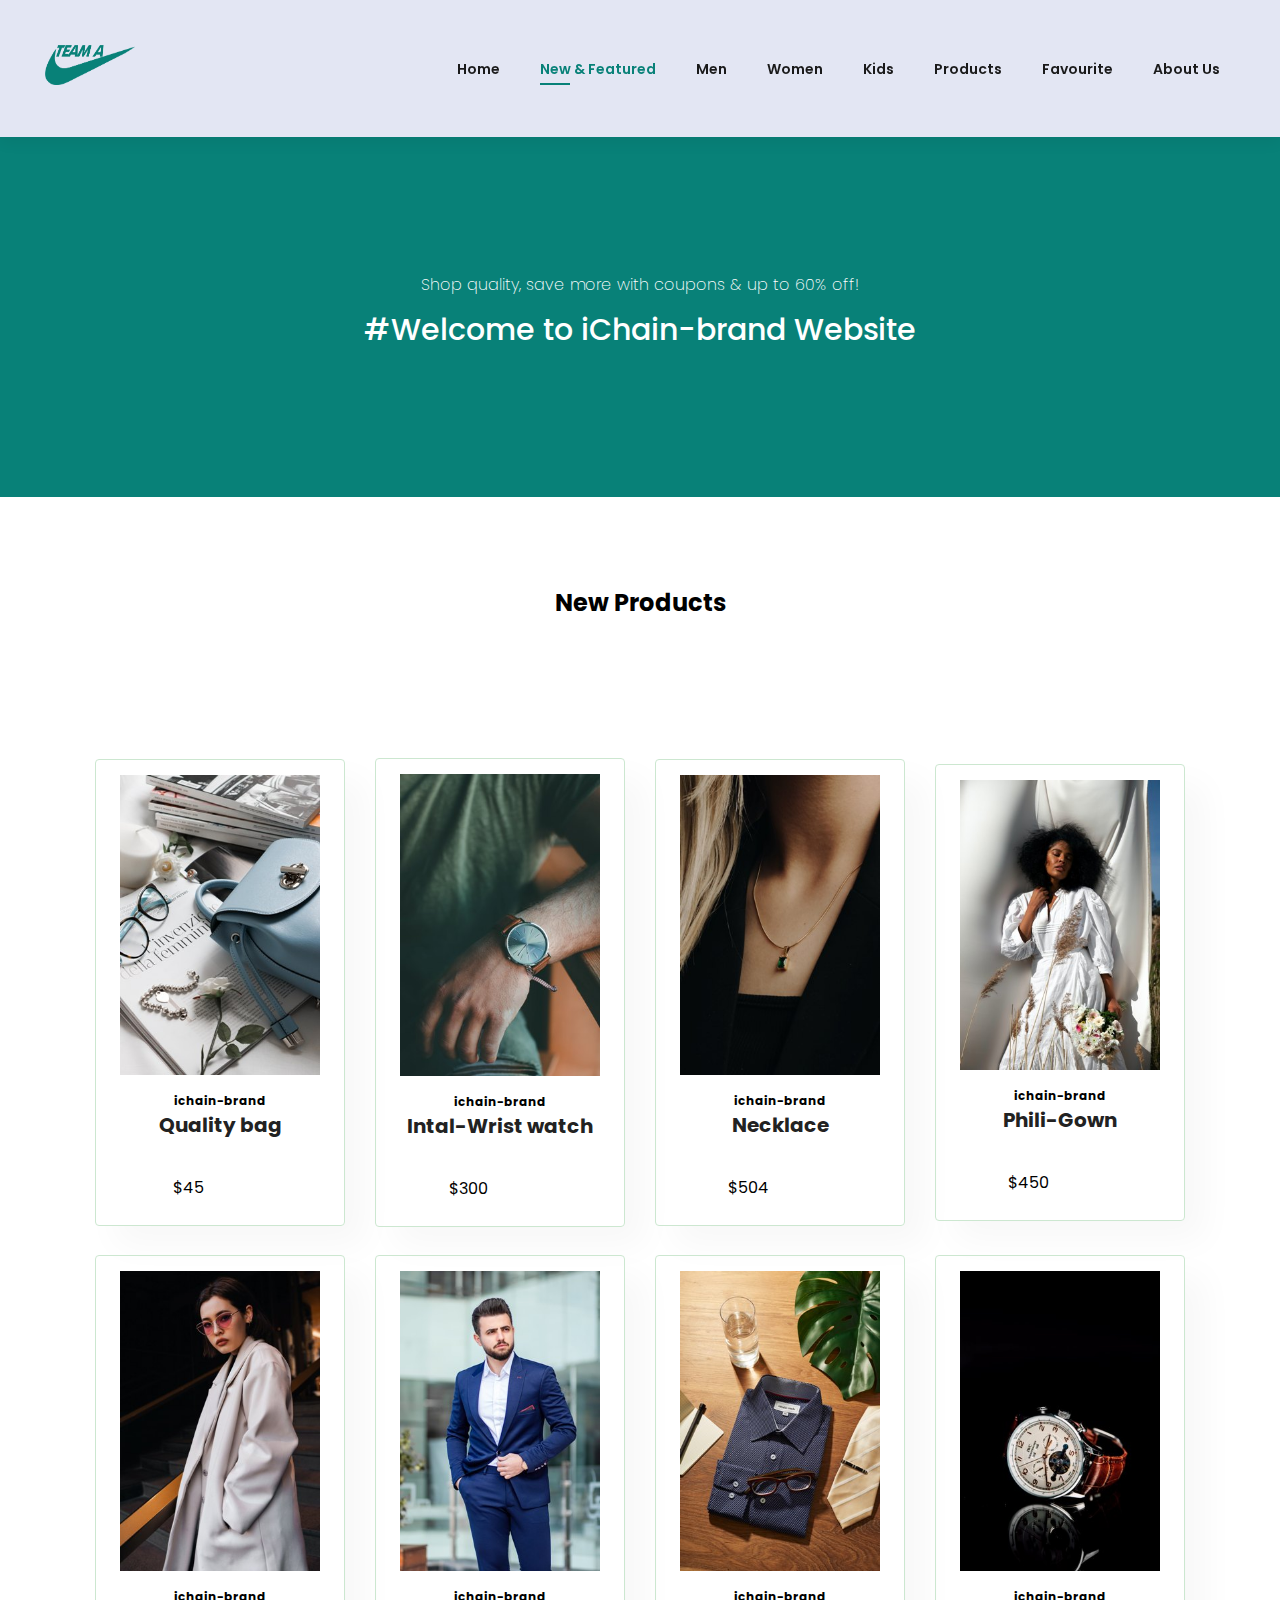
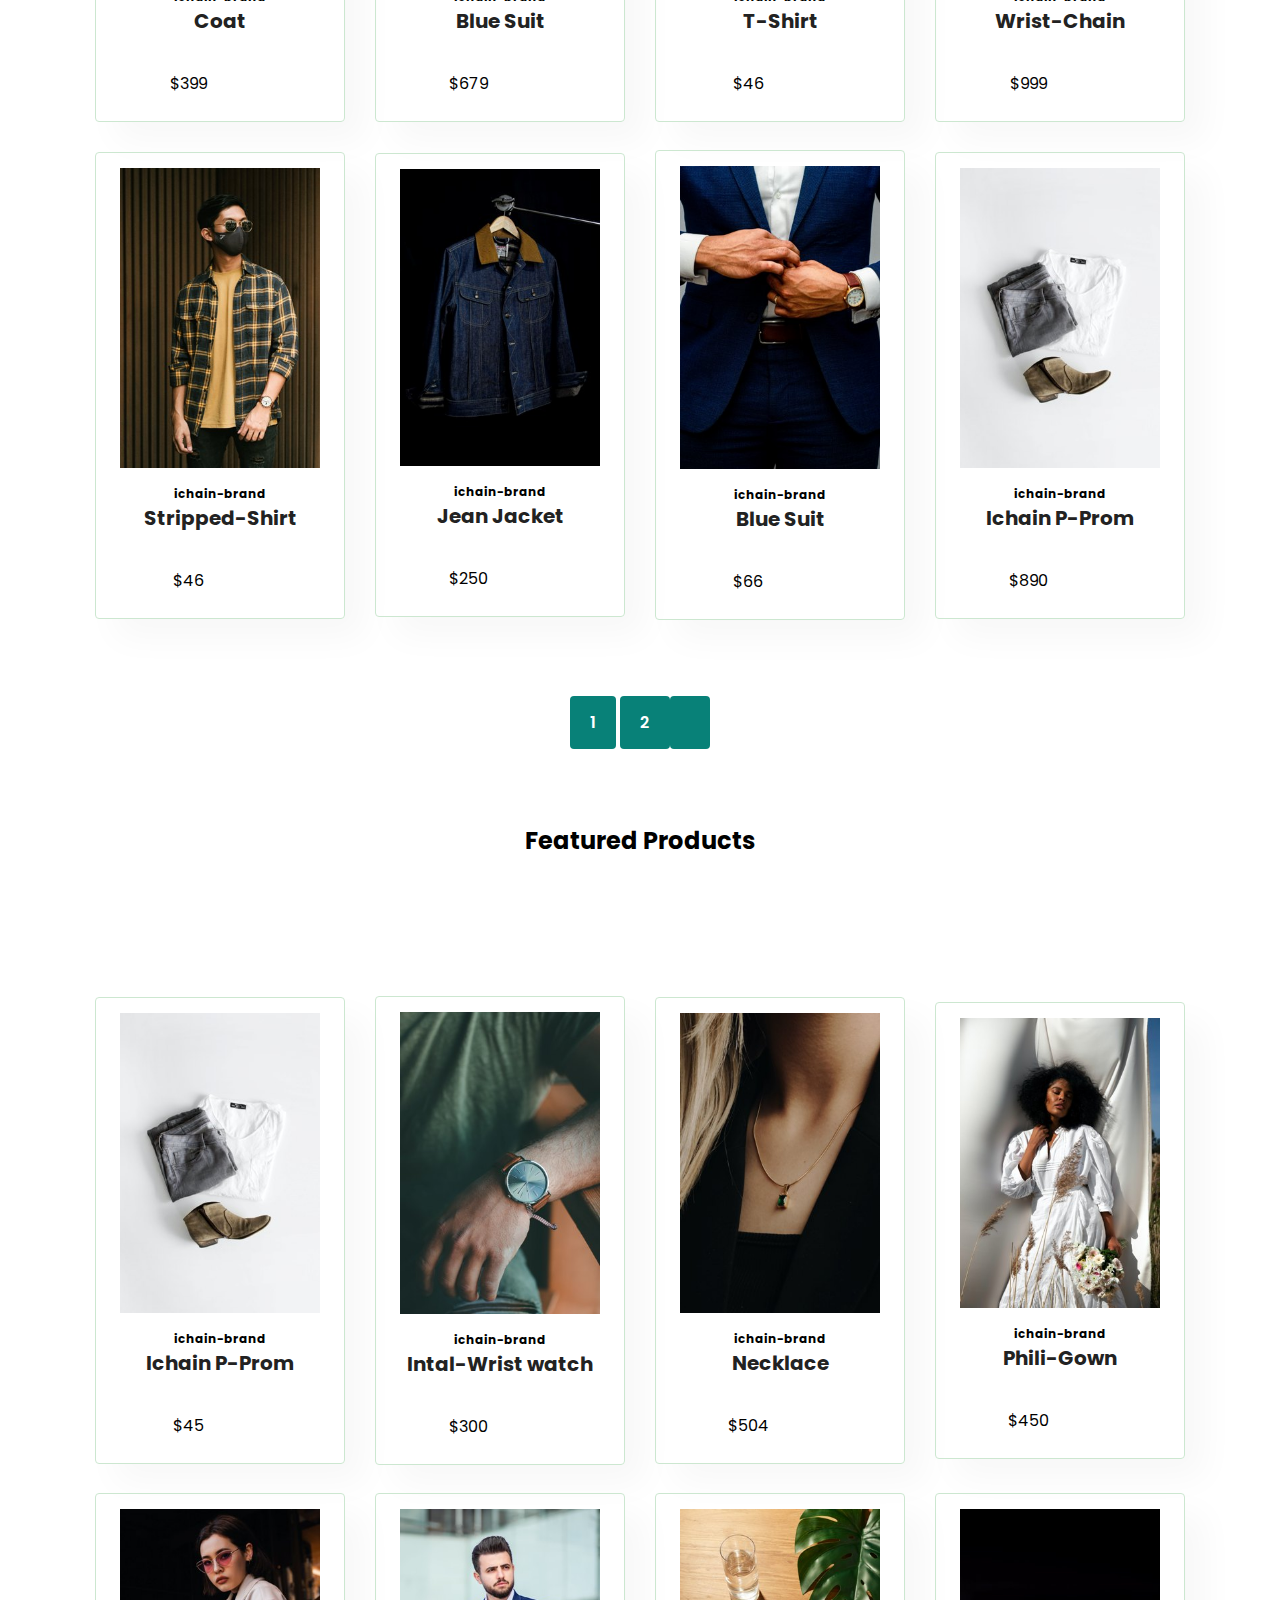
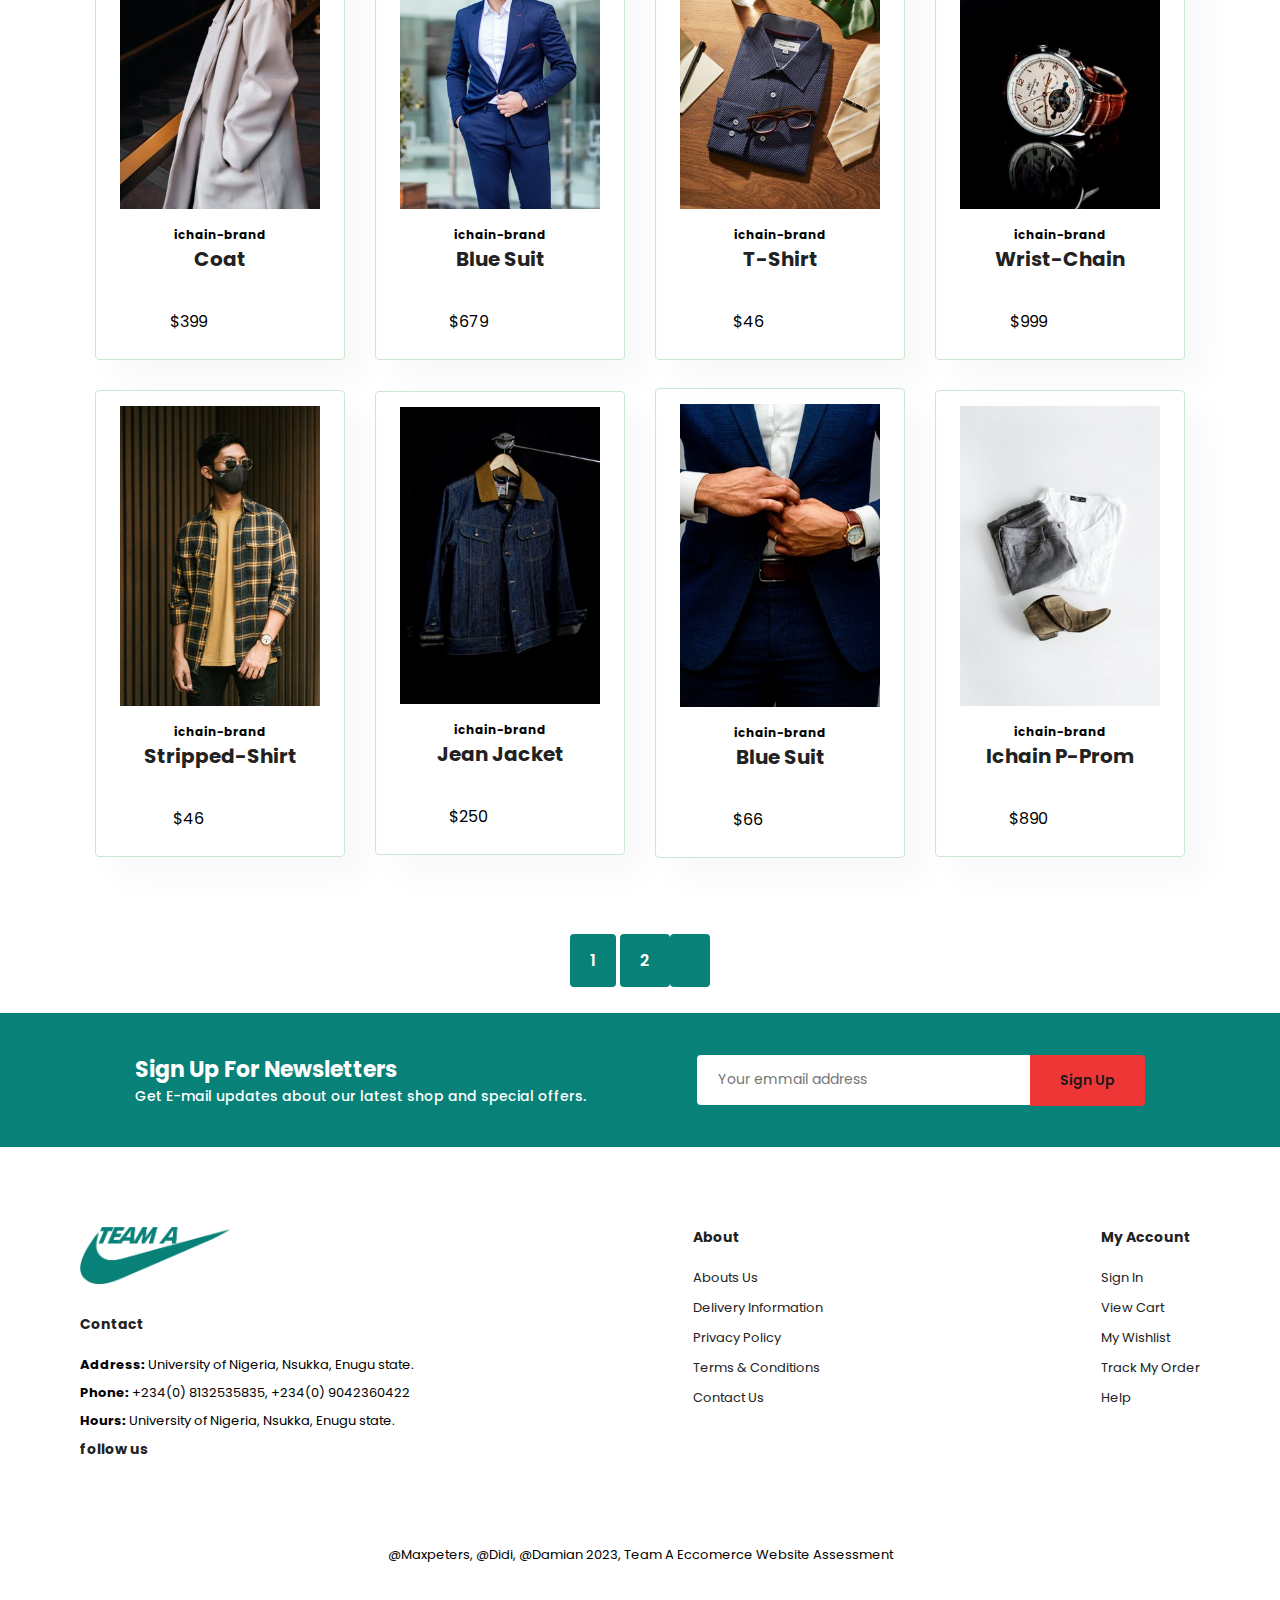
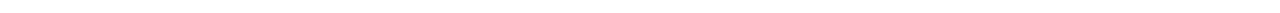
<file: new&featured.html>
<!DOCTYPE html>
<html lang="en">
<head>
  <meta charset="UTF-8">
  <meta name="viewport" content="width=device-width, initial-scale=1.0">
  <title>Team-A E-Commerce Website</title>
  <link rel="stylesheet" href="https://cdnjs.cloudflare.com/ajax/libs/font-awesome/6.5.1/css/all.min.css" integrity="sha512-DTOQO9RWCH3ppGqcWaEA1BIZOC6xxalwEsw9c2QQeAIftl+Vegovlnee1c9QX4TctnWMn13TZye+giMm8e2LwA==" crossorigin="anonymous" referrerpolicy="no-referrer" />

  <link rel="stylesheet" href="style.css">
</head>
<body>

  <!-- Header/Navigation bar -->
  <section id="header">
    <a href="#"><img id="img-logo" src="logo.png" alt="logo" ></a>

    <div>
      <ul id="navbar">
        <li><a href="index.html">Home</a></li>
        <li><a class="active" href="new&featured.html">New & Featured</a></li>
        <li><a href="men.html">Men</a></li>
        <li><a href="women.html">Women</a></li>
        <li><a href="kids.html">Kids</a></li>
        <li><a href="products.html">Products</a></li>
        <li><a href="favourite.html">Favourite</a></li>
        <li><a href="about us.html">About Us</a></li>
        <li><a id="cart" href="cart.html"><i class="fa-solid fa-bag-shopping"></i></a></li>
      </ul>
    </div>
  </section> 
   <!-- Header/Navigation bar ends here -->


  <!-- Banner here -->
  <section id="banner">
    <h4>Shop quality, save more with coupons & up to 60% off!</h4>
    <h2>#Welcome to iChain-brand Website</h2>
  </section>


  <!-- New Products here -->
  <section id="all-pro">
    <h2>New Products</h2>
  </section>

  <section id="feature">
     <div class="fe-box">
      <img src="NEW/N-image (1).jpg" class="all-image" style="width: 200px;">
      <h6>ichain-brand</h6>
      <h4>Quality bag</h4>
      <i class="fas fa-star"></i>
      <i class="fas fa-star"></i>
      <i class="fas fa-star"></i>
      <i class="fas fa-star"></i>
      <i class="fas fa-star"></i>
      <br>
      <span class="price">$45</span>
      <i class="fa-solid fa-cart-plus cart"></i>
     </div>

     <div class="fe-box">
      <img src="NEW/N-image (14).jpg" class="all-image" style="width: 200px;">
      <h6>ichain-brand</h6>
      <h4>Intal-Wrist watch</h4>
      <i class="fas fa-star"></i>
      <i class="fas fa-star"></i>
      <i class="fas fa-star"></i>
      <i class="fas fa-star"></i>
      <i class="fas fa-star"></i>
      <br>
      <span class="price">$300</span>
      <i class="fa-solid fa-cart-plus cart"></i>
     </div>

     <div class="fe-box">
      <img src="NEW/N-image (3).jpg" class="all-image" style="width: 200px;">
      <h6>ichain-brand</h6>
      <h4>Necklace</h4>
      <i class="fas fa-star"></i>
      <i class="fas fa-star"></i>
      <i class="fas fa-star"></i>
      <i class="fas fa-star"></i>
      <i class="fas fa-star"></i>
      <br>
      <span class="price">$504</span>
      <i class="fa-solid fa-cart-plus cart"></i>
     </div>

     <div class="fe-box">
      <img src="NEW/N-image (13).jpg" class="all-image" style="width: 200px;">
      <h6>ichain-brand</h6>
      <h4>Phili-Gown</h4>
      <i class="fas fa-star"></i>
      <i class="fas fa-star"></i>
      <i class="fas fa-star"></i>
      <i class="fas fa-star"></i>
      <i class="fas fa-star"></i>
      <br>
      <span class="price">$450</span>
      <i class="fa-solid fa-cart-plus cart"></i>
     </div>

     <div class="fe-box">
      <img src="NEW/N-image (17).jpg" class="all-image" style="width: 200px;">
      <h6>ichain-brand</h6>
      <h4>Coat</h4>
      <i class="fas fa-star"></i>
      <i class="fas fa-star"></i>
      <i class="fas fa-star"></i>
      <i class="fas fa-star"></i>
      <i class="fas fa-star"></i>
      <br>
      <span class="price">$399</span>
      <i class="fa-solid fa-cart-plus cart"></i>
     </div>

     <div class="fe-box">
      <img src="NEW/N-image (6).jpg" class="all-image" style="width: 200px;">
      <h6>ichain-brand</h6>
      <h4>Blue Suit</h4>
      <i class="fas fa-star"></i>
      <i class="fas fa-star"></i>
      <i class="fas fa-star"></i>
      <i class="fas fa-star"></i>
      <i class="fas fa-star"></i>
      <br>
      <span class="price">$679</span>
      <i class="fa-solid fa-cart-plus cart"></i>
     </div>

     <div class="fe-box">
      <img src="NEW/N-image (7).jpg" class="all-image" style="width: 200px;">
      <h6>ichain-brand</h6>
      <h4>T-Shirt</h4>
      <i class="fas fa-star"></i>
      <i class="fas fa-star"></i>
      <i class="fas fa-star"></i>
      <i class="fas fa-star"></i>
      <i class="fas fa-star"></i>
      <br>
      <span class="price">$46</span>
      <i class="fa-solid fa-cart-plus cart"></i>
     </div>

     <div class="fe-box">
      <img src="NEW/N-image (8).jpg" class="all-image" style="width: 200px;">
      <h6>ichain-brand</h6>
      <h4>Wrist-Chain</h4>
      <i class="fas fa-star"></i>
      <i class="fas fa-star"></i>
      <i class="fas fa-star"></i>
      <i class="fas fa-star"></i>
      <i class="fas fa-star"></i>
      <br>
      <span class="price">$999</span>
      <i class="fa-solid fa-cart-plus cart"></i>
     </div>

     <div class="fe-box">
      <img src="NEW/N-image (9).jpg" class="all-image" style="width: 200px;">
      <h6>ichain-brand</h6>
      <h4>Stripped-Shirt</h4>
      <i class="fas fa-star"></i>
      <i class="fas fa-star"></i>
      <i class="fas fa-star"></i>
      <i class="fas fa-star"></i>
      <i class="fas fa-star"></i>
      <br>
      <span class="price">$46</span>
      <i class="fa-solid fa-cart-plus cart"></i>
     </div>

     <div class="fe-box">
      <img src="NEW/N-image (15).jpg" class="all-image" style="width: 200px;">
      <h6>ichain-brand</h6>
      <h4>Jean Jacket</h4>
      <i class="fas fa-star"></i>
      <i class="fas fa-star"></i>
      <i class="fas fa-star"></i>
      <i class="fas fa-star"></i>
      <i class="fas fa-star"></i>
      <br>
      <span class="price">$250</span>
      <i class="fa-solid fa-cart-plus cart"></i>
     </div>

     <div class="fe-box">
      <img src="NEW/N-image (11).jpg" class="all-image" style="width: 200px;">
      <h6>ichain-brand</h6>
      <h4>Blue Suit</h4>
      <i class="fas fa-star"></i>
      <i class="fas fa-star"></i>
      <i class="fas fa-star"></i>
      <i class="fas fa-star"></i>
      <i class="fas fa-star"></i>
      <br>
      <span class="price">$66</span>
      <i class="fa-solid fa-cart-plus cart"></i>
     </div>

     <div class="fe-box">
      <img src="NEW/N-image (12).jpg" class="all-image" style="width: 200px;">
      <h6>ichain-brand</h6>
      <h4>Ichain P-Prom</h4>
      <i class="fas fa-star"></i>
      <i class="fas fa-star"></i>
      <i class="fas fa-star"></i>
      <i class="fas fa-star"></i>
      <i class="fas fa-star"></i>
      <br>
      <span class="price">$890</span>
      <i class="fa-solid fa-cart-plus cart"></i>
     </div>
  </section> 
  <!-- New products ends here -->

  <!-- Pagination section -->
  <section id="pagination" class="section-m1">
    <a href="new&featured.html">1</a>
    <a href="pagination.html">2</a>
    <a href="#"><i class="fa-solid fa-arrow-right"></i></a>
  </section>
  <!-- Pagination section ends-->

   <!-- Featured Products here -->
   <section id="all-pro">
    <h2>Featured Products</h2>
  </section>

  <section id="feature">
    <div class="fe-box">
     <img src="PAGINATION IMG/img (18).jpg" class="all-image" style="width: 200px;">
     <h6>ichain-brand</h6>
     <h4>Ichain P-Prom</h4>
     <i class="fas fa-star"></i>
     <i class="fas fa-star"></i>
     <i class="fas fa-star"></i>
     <i class="fas fa-star"></i>
     <i class="fas fa-star"></i>
     <br>
     <span class="price">$45</span>
     <i class="fa-solid fa-cart-plus cart"></i>
    </div>

    <div class="fe-box">
     <img src="NEW/N-image (14).jpg" class="all-image" style="width: 200px;">
     <h6>ichain-brand</h6>
     <h4>Intal-Wrist watch</h4>
     <i class="fas fa-star"></i>
     <i class="fas fa-star"></i>
     <i class="fas fa-star"></i>
     <i class="fas fa-star"></i>
     <i class="fas fa-star"></i>
     <br>
     <span class="price">$300</span>
     <i class="fa-solid fa-cart-plus cart"></i>
    </div>

    <div class="fe-box">
     <img src="NEW/N-image (3).jpg" class="all-image" style="width: 200px;">
     <h6>ichain-brand</h6>
     <h4>Necklace</h4>
     <i class="fas fa-star"></i>
     <i class="fas fa-star"></i>
     <i class="fas fa-star"></i>
     <i class="fas fa-star"></i>
     <i class="fas fa-star"></i>
     <br>
     <span class="price">$504</span>
     <i class="fa-solid fa-cart-plus cart"></i>
    </div>

    <div class="fe-box">
     <img src="NEW/N-image (13).jpg" class="all-image" style="width: 200px;">
     <h6>ichain-brand</h6>
     <h4>Phili-Gown</h4>
     <i class="fas fa-star"></i>
     <i class="fas fa-star"></i>
     <i class="fas fa-star"></i>
     <i class="fas fa-star"></i>
     <i class="fas fa-star"></i>
     <br>
     <span class="price">$450</span>
     <i class="fa-solid fa-cart-plus cart"></i>
    </div>

    <div class="fe-box">
     <img src="NEW/N-image (17).jpg" class="all-image" style="width: 200px;">
     <h6>ichain-brand</h6>
     <h4>Coat</h4>
     <i class="fas fa-star"></i>
     <i class="fas fa-star"></i>
     <i class="fas fa-star"></i>
     <i class="fas fa-star"></i>
     <i class="fas fa-star"></i>
     <br>
     <span class="price">$399</span>
     <i class="fa-solid fa-cart-plus cart"></i>
    </div>

    <div class="fe-box">
     <img src="NEW/N-image (6).jpg" class="all-image" style="width: 200px;">
     <h6>ichain-brand</h6>
     <h4>Blue Suit</h4>
     <i class="fas fa-star"></i>
     <i class="fas fa-star"></i>
     <i class="fas fa-star"></i>
     <i class="fas fa-star"></i>
     <i class="fas fa-star"></i>
     <br>
     <span class="price">$679</span>
     <i class="fa-solid fa-cart-plus cart"></i>
    </div>

    <div class="fe-box">
     <img src="NEW/N-image (7).jpg" class="all-image" style="width: 200px;">
     <h6>ichain-brand</h6>
     <h4>T-Shirt</h4>
     <i class="fas fa-star"></i>
     <i class="fas fa-star"></i>
     <i class="fas fa-star"></i>
     <i class="fas fa-star"></i>
     <i class="fas fa-star"></i>
     <br>
     <span class="price">$46</span>
     <i class="fa-solid fa-cart-plus cart"></i>
    </div>

    <div class="fe-box">
     <img src="NEW/N-image (8).jpg" class="all-image" style="width: 200px;">
     <h6>ichain-brand</h6>
     <h4>Wrist-Chain</h4>
     <i class="fas fa-star"></i>
     <i class="fas fa-star"></i>
     <i class="fas fa-star"></i>
     <i class="fas fa-star"></i>
     <i class="fas fa-star"></i>
     <br>
     <span class="price">$999</span>
     <i class="fa-solid fa-cart-plus cart"></i>
    </div>

    <div class="fe-box">
     <img src="NEW/N-image (9).jpg" class="all-image" style="width: 200px;">
     <h6>ichain-brand</h6>
     <h4>Stripped-Shirt</h4>
     <i class="fas fa-star"></i>
     <i class="fas fa-star"></i>
     <i class="fas fa-star"></i>
     <i class="fas fa-star"></i>
     <i class="fas fa-star"></i>
     <br>
     <span class="price">$46</span>
     <i class="fa-solid fa-cart-plus cart"></i>
    </div>

    <div class="fe-box">
     <img src="NEW/N-image (15).jpg" class="all-image" style="width: 200px;">
     <h6>ichain-brand</h6>
     <h4>Jean Jacket</h4>
     <i class="fas fa-star"></i>
     <i class="fas fa-star"></i>
     <i class="fas fa-star"></i>
     <i class="fas fa-star"></i>
     <i class="fas fa-star"></i>
     <br>
     <span class="price">$250</span>
     <i class="fa-solid fa-cart-plus cart"></i>
    </div>

    <div class="fe-box">
     <img src="NEW/N-image (11).jpg" class="all-image" style="width: 200px;">
     <h6>ichain-brand</h6>
     <h4>Blue Suit</h4>
     <i class="fas fa-star"></i>
     <i class="fas fa-star"></i>
     <i class="fas fa-star"></i>
     <i class="fas fa-star"></i>
     <i class="fas fa-star"></i>
     <br>
     <span class="price">$66</span>
     <i class="fa-solid fa-cart-plus cart"></i>
    </div>

    <div class="fe-box">
     <img src="NEW/N-image (12).jpg" class="all-image" style="width: 200px;">
     <h6>ichain-brand</h6>
     <h4>Ichain P-Prom</h4>
     <i class="fas fa-star"></i>
     <i class="fas fa-star"></i>
     <i class="fas fa-star"></i>
     <i class="fas fa-star"></i>
     <i class="fas fa-star"></i>
     <br>
     <span class="price">$890</span>
     <i class="fa-solid fa-cart-plus cart"></i>
    </div>
 </section>
  <!-- New products ends here -->

   <!-- Pagination section -->
   <section id="pagination" class="section-m1">
    <a href="new&featured.html">1</a>
    <a href="pagination.html">2</a>
    <a href="#"><i class="fa-solid fa-arrow-right"></i></a>
  </section>
  <!-- Pagination section ends-->

  <section id="newsletter" class="section-p1 section-m1">
    <div class="newstext">
      <h4>Sign Up For Newsletters</h4>
      <p>Get E-mail updates about our latest shop and special offers.</p>
    </div>
    <div class="form">
      <input type="text" placeholder="Your emmail address">
      <button class="normal">Sign Up</button>
    </div>
  </section>

  <footer class="section-p1">
    <div class="col">
      <img class="logo" src="logo.png" alt="ichain-brand logo"  style="width: 150px;">
      <h4>Contact</h4>
      <p><strong>Address:</strong> University of Nigeria, Nsukka, Enugu state.</p>
      <p><strong>Phone:</strong> +234(0) 8132535835, +234(0) 9042360422</p>
      <p><strong>Hours:</strong> University of Nigeria, Nsukka, Enugu state.</p>
      <div class="follow">
        <h4>follow us</h4>
        <div class="icon">
          <i class="fab fa-facebook-f"></i>
          <i class="fab fa-twitter"></i>
          <i class="fab fa-instagram"></i>
          <i class="fab fa-youtube"></i>
        </div>
      </div>
    </div>

    <div class="col">
      <h4>About</h4>
      <a href="#">Abouts Us</a>
      <a href="#">Delivery Information</a>
      <a href="#">Privacy Policy</a>
      <a href="#">Terms & Conditions</a>
      <a href="#">Contact Us</a>
    </div>

    <div class="col">
      <h4>My Account</h4>
      <a href="#">Sign In</a>
      <a href="#">View Cart</a>
      <a href="#">My Wishlist</a>
      <a href="#">Track My Order</a>
      <a href="#">Help</a>
    </div>

    <div class="copyright">
      <p>@Maxpeters, @Didi, @Damian 2023, Team A Eccomerce Website Assessment</p>
    </div>
  </footer>

</body>
</html>
</file>
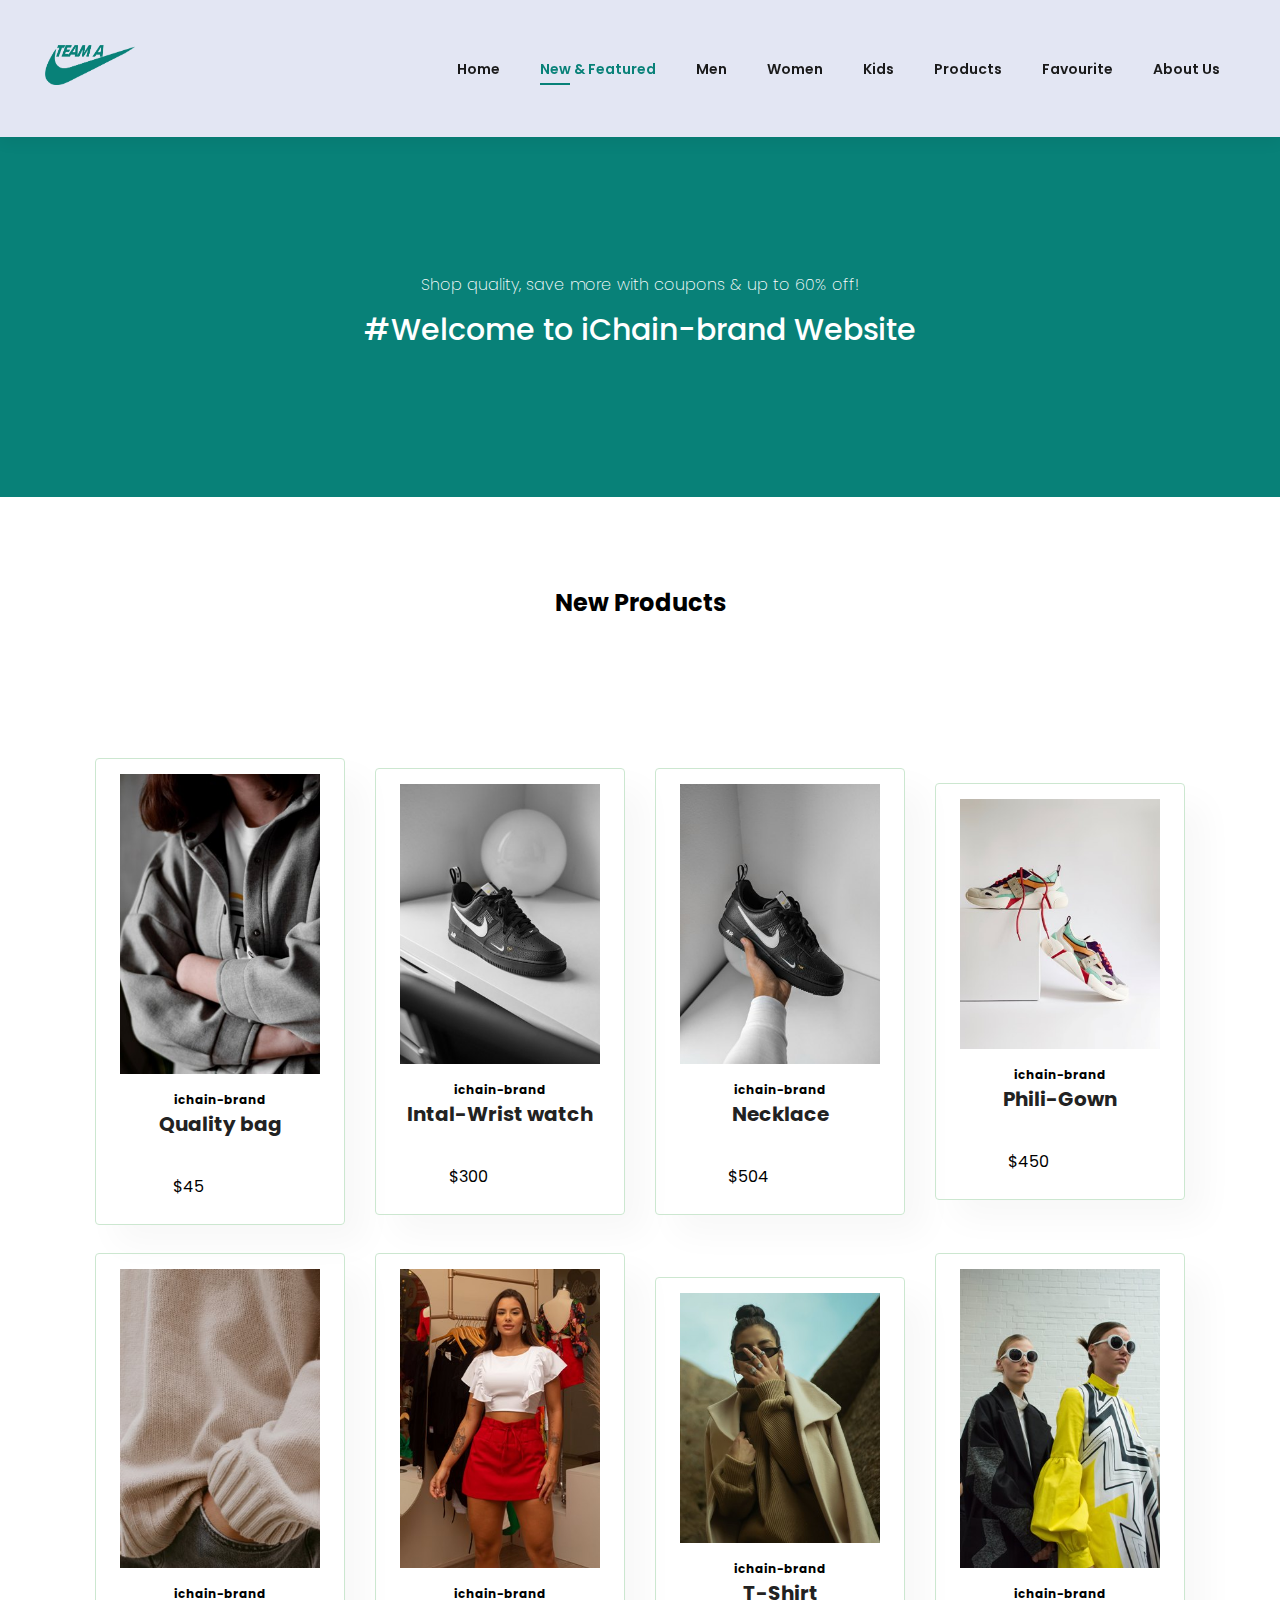
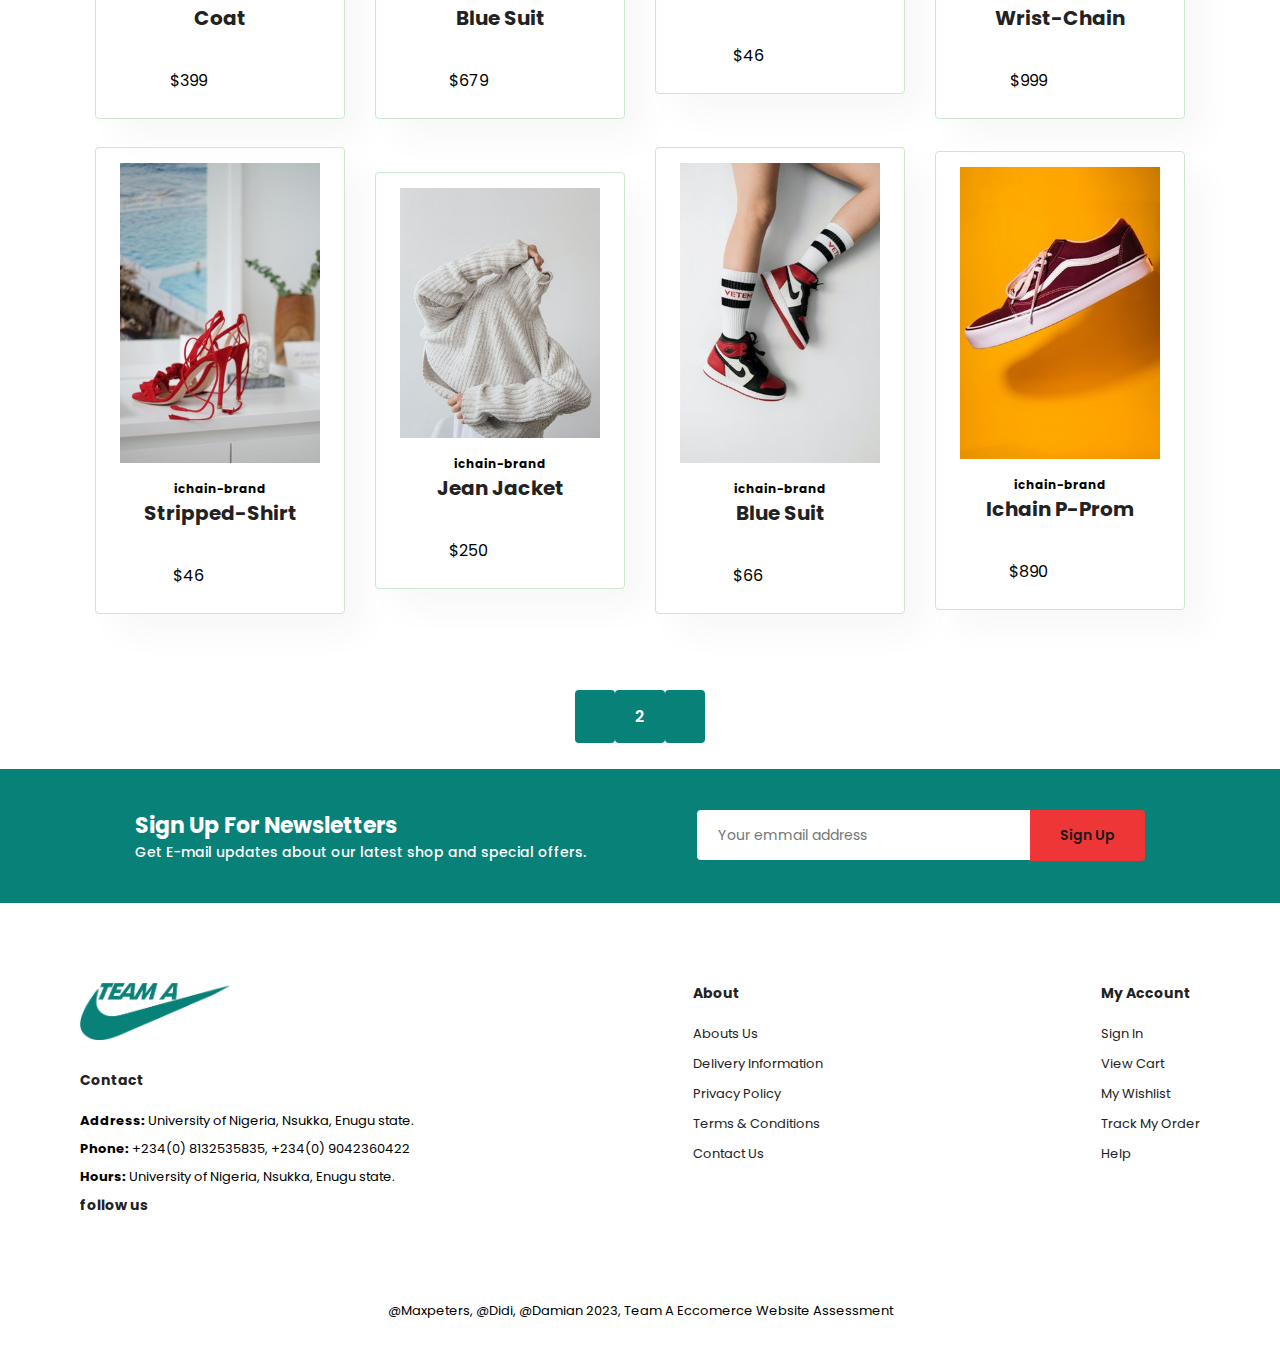
<file: pagination.html>
<!DOCTYPE html>
<html lang="en">
<head>
  <meta charset="UTF-8">
  <meta name="viewport" content="width=device-width, initial-scale=1.0">
  <title>Team-A E-Commerce Website</title>
  <link rel="stylesheet" href="https://cdnjs.cloudflare.com/ajax/libs/font-awesome/6.5.1/css/all.min.css" integrity="sha512-DTOQO9RWCH3ppGqcWaEA1BIZOC6xxalwEsw9c2QQeAIftl+Vegovlnee1c9QX4TctnWMn13TZye+giMm8e2LwA==" crossorigin="anonymous" referrerpolicy="no-referrer" />

  <link rel="stylesheet" href="style.css">
</head>
<body>

  <!-- Header/Navigation bar -->
  <section id="header">
    <a href="#"><img id="img-logo" src="logo.png" alt="logo" ></a>

    <div>
      <ul id="navbar">
        <li><a href="index.html">Home</a></li>
        <li><a class="active" href="new&featured.html">New & Featured</a></li>
        <li><a href="men.html">Men</a></li>
        <li><a href="women.html">Women</a></li>
        <li><a href="kids.html">Kids</a></li>
        <li><a href="products.html">Products</a></li>
        <li><a href="favourite.html">Favourite</a></li>
        <li><a href="about us.html">About Us</a></li>
        <li><a id="cart" href="cart.html"><i class="fa-solid fa-bag-shopping"></i></a></li>
      </ul>
    </div>
  </section> 
   <!-- Header/Navigation bar ends here -->


  <!-- Banner here -->
  <section id="banner">
    <h4>Shop quality, save more with coupons & up to 60% off!</h4>
    <h2>#Welcome to iChain-brand Website</h2>
  </section>


  <!-- New Products here -->
  <section id="all-pro">
    <h2>New Products</h2>
  </section>

  <section id="feature">
     <div class="fe-box">
      <img src="PAGINATION IMG/img (1).jpg" class="all-image" style="width: 200px;">
      <h6>ichain-brand</h6>
      <h4>Quality bag</h4>
      <i class="fas fa-star"></i>
      <i class="fas fa-star"></i>
      <i class="fas fa-star"></i>
      <i class="fas fa-star"></i>
      <i class="fas fa-star"></i>
      <br>
      <span class="price">$45</span>
      <i class="fa-solid fa-cart-plus cart"></i>
     </div>

     <div class="fe-box">
      <img src="PAGINATION IMG/img (3).jpg" class="all-image" style="width: 200px;">
      <h6>ichain-brand</h6>
      <h4>Intal-Wrist watch</h4>
      <i class="fas fa-star"></i>
      <i class="fas fa-star"></i>
      <i class="fas fa-star"></i>
      <i class="fas fa-star"></i>
      <i class="fas fa-star"></i>
      <br>
      <span class="price">$300</span>
      <i class="fa-solid fa-cart-plus cart"></i>
     </div>

     <div class="fe-box">
      <img src="PAGINATION IMG/img (4).jpg" class="all-image" style="width: 200px;">
      <h6>ichain-brand</h6>
      <h4>Necklace</h4>
      <i class="fas fa-star"></i>
      <i class="fas fa-star"></i>
      <i class="fas fa-star"></i>
      <i class="fas fa-star"></i>
      <i class="fas fa-star"></i>
      <br>
      <span class="price">$504</span>
      <i class="fa-solid fa-cart-plus cart"></i>
     </div>

     <div class="fe-box">
      <img src="PAGINATION IMG/img (5).jpg" class="all-image" style="width: 200px;">
      <h6>ichain-brand</h6>
      <h4>Phili-Gown</h4>
      <i class="fas fa-star"></i>
      <i class="fas fa-star"></i>
      <i class="fas fa-star"></i>
      <i class="fas fa-star"></i>
      <i class="fas fa-star"></i>
      <br>
      <span class="price">$450</span>
      <i class="fa-solid fa-cart-plus cart"></i>
     </div>

     <div class="fe-box">
      <img src="PAGINATION IMG/img (6).jpg" class="all-image" style="width: 200px;">
      <h6>ichain-brand</h6>
      <h4>Coat</h4>
      <i class="fas fa-star"></i>
      <i class="fas fa-star"></i>
      <i class="fas fa-star"></i>
      <i class="fas fa-star"></i>
      <i class="fas fa-star"></i>
      <br>
      <span class="price">$399</span>
      <i class="fa-solid fa-cart-plus cart"></i>
     </div>

     <div class="fe-box">
      <img src="PAGINATION IMG/img (16).jpg" class="all-image" style="width: 200px;">
      <h6>ichain-brand</h6>
      <h4>Blue Suit</h4>
      <i class="fas fa-star"></i>
      <i class="fas fa-star"></i>
      <i class="fas fa-star"></i>
      <i class="fas fa-star"></i>
      <i class="fas fa-star"></i>
      <br>
      <span class="price">$679</span>
      <i class="fa-solid fa-cart-plus cart"></i>
     </div>

     <div class="fe-box">
      <img src="PAGINATION IMG/img (10).jpg" class="all-image" style="width: 200px;">
      <h6>ichain-brand</h6>
      <h4>T-Shirt</h4>
      <i class="fas fa-star"></i>
      <i class="fas fa-star"></i>
      <i class="fas fa-star"></i>
      <i class="fas fa-star"></i>
      <i class="fas fa-star"></i>
      <br>
      <span class="price">$46</span>
      <i class="fa-solid fa-cart-plus cart"></i>
     </div>

     <div class="fe-box">
      <img src="PAGINATION IMG/img (11).jpg" class="all-image" style="width: 200px;">
      <h6>ichain-brand</h6>
      <h4>Wrist-Chain</h4>
      <i class="fas fa-star"></i>
      <i class="fas fa-star"></i>
      <i class="fas fa-star"></i>
      <i class="fas fa-star"></i>
      <i class="fas fa-star"></i>
      <br>
      <span class="price">$999</span>
      <i class="fa-solid fa-cart-plus cart"></i>
     </div>

     <div class="fe-box">
      <img src="PAGINATION IMG/img (12).jpg" class="all-image" style="width: 200px;">
      <h6>ichain-brand</h6>
      <h4>Stripped-Shirt</h4>
      <i class="fas fa-star"></i>
      <i class="fas fa-star"></i>
      <i class="fas fa-star"></i>
      <i class="fas fa-star"></i>
      <i class="fas fa-star"></i>
      <br>
      <span class="price">$46</span>
      <i class="fa-solid fa-cart-plus cart"></i>
     </div>

     <div class="fe-box">
      <img src="PAGINATION IMG/img (13).jpg" class="all-image" style="width: 200px;">
      <h6>ichain-brand</h6>
      <h4>Jean Jacket</h4>
      <i class="fas fa-star"></i>
      <i class="fas fa-star"></i>
      <i class="fas fa-star"></i>
      <i class="fas fa-star"></i>
      <i class="fas fa-star"></i>
      <br>
      <span class="price">$250</span>
      <i class="fa-solid fa-cart-plus cart"></i>
     </div>

     <div class="fe-box">
      <img src="PAGINATION IMG/img (14).jpg" class="all-image" style="width: 200px;">
      <h6>ichain-brand</h6>
      <h4>Blue Suit</h4>
      <i class="fas fa-star"></i>
      <i class="fas fa-star"></i>
      <i class="fas fa-star"></i>
      <i class="fas fa-star"></i>
      <i class="fas fa-star"></i>
      <br>
      <span class="price">$66</span>
      <i class="fa-solid fa-cart-plus cart"></i>
     </div>

     <div class="fe-box">
      <img src="PAGINATION IMG/img (15).jpg" class="all-image" style="width: 200px;">
      <h6>ichain-brand</h6>
      <h4>Ichain P-Prom</h4>
      <i class="fas fa-star"></i>
      <i class="fas fa-star"></i>
      <i class="fas fa-star"></i>
      <i class="fas fa-star"></i>
      <i class="fas fa-star"></i>
      <br>
      <span class="price">$890</span>
      <i class="fa-solid fa-cart-plus cart"></i>
     </div>
  </section> 
  <!-- New products ends here -->

   <!-- Pagination section -->
   <section id="pagination" class="section-m1">
    <a href="pagination.html"><i class="fa-solid fa-arrow-left"></i></a>
    <a href="#">2</a>
    <a href="#"><i class="fa-solid fa-arrow-right"></i></a>
  </section>
  <!-- Pagination section ends -->

  <!-- New products ends here -->

  <section id="newsletter" class="section-p1 section-m1">
    <div class="newstext">
      <h4>Sign Up For Newsletters</h4>
      <p>Get E-mail updates about our latest shop and special offers.</p>
    </div>
    <div class="form">
      <input type="text" placeholder="Your emmail address">
      <button class="normal">Sign Up</button>
    </div>
  </section>

  <footer class="section-p1">
    <div class="col">
      <img class="logo" src="logo.png" alt="ichain-brand logo"  style="width: 150px;">
      <h4>Contact</h4>
      <p><strong>Address:</strong> University of Nigeria, Nsukka, Enugu state.</p>
      <p><strong>Phone:</strong> +234(0) 8132535835, +234(0) 9042360422</p>
      <p><strong>Hours:</strong> University of Nigeria, Nsukka, Enugu state.</p>
      <div class="follow">
        <h4>follow us</h4>
        <div class="icon">
          <i class="fab fa-facebook-f"></i>
          <i class="fab fa-twitter"></i>
          <i class="fab fa-instagram"></i>
          <i class="fab fa-youtube"></i>
        </div>
      </div>
    </div>

    <div class="col">
      <h4>About</h4>
      <a href="#">Abouts Us</a>
      <a href="#">Delivery Information</a>
      <a href="#">Privacy Policy</a>
      <a href="#">Terms & Conditions</a>
      <a href="#">Contact Us</a>
    </div>

    <div class="col">
      <h4>My Account</h4>
      <a href="#">Sign In</a>
      <a href="#">View Cart</a>
      <a href="#">My Wishlist</a>
      <a href="#">Track My Order</a>
      <a href="#">Help</a>
    </div>

    <div class="copyright">
      <p>@Maxpeters, @Didi, @Damian 2023, Team A Eccomerce Website Assessment</p>
    </div>
  </footer>

</body>
</html>
</file>
<file: style.css>
/* <<<<<<< HEAD */
@import url('https://fonts.googleapis.com/css2?family=Poppins:wght@400;500;600;700;800&family=Roboto:wght@500&display=swap');


*{
  margin: 0;
  padding: 0;
  box-sizing: border-box;
  font-family: 'Poppins', sans-serif;
  scroll-padding-top: 2rem;
  scroll-behavior: smooth;
}


.Welcome{
  font-size: 35px;
  line-height: 64px;
  color: #222;
}

.E-com{
  font-size: 30px;
  line-height: 54px;
  color: #222;
}

h4{
  font-size: 20px;
  color: #222;
}
h6{
  font-weight: 700;
  font-size: 12px;
}

.first-paragraph{
  font-size: 16px;
  color: #465b52;
  margin: 15px 0 20px 0;
}

.section-p1{
  padding: 40px 80px;
}
.section-m1{
  margin: 40px 0;
}

button.normal{
  font-size: 14px;
  font-weight: 600;
  padding: 15px 30px;
  color: #000;
  background-color: #fff;
  border-radius: 4px;
  border: none;
  cursor: pointer;
  outline: none;
  transition: 0.2s;
} 

body{
  width: 100%;
}

/* header starts here */

#header{
  display: flex;
  align-items: center;
  justify-content: space-between;
  background: #E3E6F3;
  box-shadow: 0 5px 15px rgba(0, 0, 0, 0.06);
  z-index: 999;
  position: sticky;
  top: 0;
  left: 0;
}

#img-logo{
  height: 50px;
  width: 100px;
  margin: 40px;
  padding: 5px;
}


#navbar{
  display: flex;
  align-items: center;
  justify-content: center;
}

#navbar li{
  list-style: none;
  padding: 0 20px;
  position: relative;
}

#navbar li a{
  text-decoration: none;
  font-size: 14px;
  font-weight: 600;
  color: #1a1a1a;
  cursor: pointer;
  transition: 0.5s ease-in-out;
}

#navbar li a:hover,
#navbar li a.active{
  color: #088178;
}

#navbar li a.active::after,
#navbar li a:hover::after{
  content: "";
  width: 30px;
  height: 2px;
  background: #088178;
  position: absolute;
  bottom: -4px;
  left: 20px;
}

#mobile{
  display: none;
  align-items: center;
}




/* home/hero page */
#hero{
  background: radial-gradient(#E3E6F3, #fff);
  background-image: url(hero\ bg2.png);
  height: 90vh;
  width: 100%;
  background-size: 62.5rem;
  background-repeat: no-repeat;
  background-position: top 25% right 0;
  margin-left: 5.6rem;
  padding: 0 5px;
  display: flex;
  flex-direction: column;
  align-items: flex-start;
  justify-content: center;
}

#hero h4{
  padding-bottom: 0.5rem;
}

#hero h1{
  color: #088178;
  font-weight: 800;
}

#hero button{
  background: #088178;
  border: 0;
  color: #fff;
  font-size: 14px;
  font-weight: 500;
  border-radius: 0.9rem;
  padding: 14px 80px 14px 65px;
  transition: 0.5s ease-in-out;
  cursor: pointer;
}

#hero button:hover{
  background: transparent;
  border: 2px solid #088178;
  border-color: #088178;
  border-radius: 0.9rem;
  color: #1a1a1a;
  font-size: 14px;
  font-weight: 600;
}


/* banner here */
#banner{
  display: flex;
  flex-direction: column;
  justify-content: center;
  align-items: center;
  text-align: center;
  background: #088178;
  width: 100%;
  height: 40vh;
  background-size: cover;
  background-position: center;
}

#banner h4{
  color: #fff;
  font-size: 16px;
  font-weight: 200;
}

#banner h2{
  font-weight: 500;
  color: #fff;
  font-size: 30px;
  padding: 10px 0;
}

#banner h2 span{
  color: #ef3636;
}

#banner button:hover{
  background: transparent;
  border: 1px solid #fff;
  border-radius: 20px;
  transform: scale(1);
  transition: 0.2s ease-in-out;
  color: #fff;
}

/* shop page */

#all-pro{
  display: flex;
  justify-content: space-around;
  align-items: center;
  padding-left: 25px;
  padding-right: 25px;
  margin: 5.5rem;
}

#product1 .pro-container {
  width: 18%;
  min-width: 250px;
  border: 1px solid #cce7d0;
  padding: 25px;
}

#product1 .pro img{
  width: 100%;
  border-radius: 20px;
  margin-left: 25px;
}


#feature{
  padding: 40px 90px;
  display: flex;
  grid-template-columns: repeat(auto-fit, minimax(220px, auto));
  align-items: center;
  justify-content: space-between;
  gap: 0.5rem;
  flex-wrap: wrap;
  }



#feature .fe-box{
  width: 250px;
  text-align: center;
  padding: 15px 20px;
  box-shadow: 20px 20px 34px rgba(0, 0, 0, 0.03);
  border: 1px solid #cce7d0;
  border-radius: 4px;
  margin: 10px 5px;
  cursor: pointer;
} 

#feature .fe-box img{
  width: 100%;
  margin-bottom: 10px;
}


#feature .fe-box .all-image:hover{
  box-shadow: 10px 10px 54px rgba(70, 62, 221, 0.1);
  padding: 10px;
  transition: 0.4s ease-in-out;
}

.price:hover{
  font-weight: 600;
  transition: 0.5s ease-in-out;
  color: red;
}
span, .cart{
  display: inline-block;
  padding: 10px 30px;
}

.cart:hover{
  color: #088178;
  transition: 0.5s ease-in-out;
}


/* Pagination */
#pagination{
  text-align: center;
}
#pagination a{
  text-decoration: none;
  background-color: #088178;
  padding: 15px 20px;
  border-radius: 4px;
  color: #ffffff;
  font-weight: 600;
}
#pagination a i{
  font-size: 16px;
  font-weight: 600;
}


/* new&featured */

#newsletter{
  display: flex;
  justify-content: space-around;
  flex-wrap: wrap;
  align-items: center;
  background-position: 20% 30%;
  background-color: #088178;
}

#newsletter h4{
  font-size: 22px;
  font-weight: 700;
  color: #fff;
}

#newsletter p{
  font-size: 14px;
  font-weight: 500;
  color: #fff;
}

#newsletter .form{
  display: flex;
  width: 40%;
}

#newsletter input{
  height: 3.125rem;
  padding: 0 1.25rem;
  font-size: 14px;
  width: 100%;
  border: 1px solid transparent;
  border-radius: 4px;
  outline: none;
  border-top-right-radius: 0;
  border-bottom-right-radius: 0;
}

#newsletter button{
  white-space: nowrap;
  color: #1a1a1a;
  background: #ef3636;
  border-top-left-radius: 0;
  border-bottom-left-radius: 0;
}

#newsletter button:hover{
  color: #fff;
  box-shadow: 10px 10px 54px rgba(70, 62, 221, 0.1);
}

/* footer section */

footer{
  display: flex;
  justify-content: space-between;
  flex-wrap: wrap;
}

footer .col{
  display: flex;
  flex-direction: column;
  align-items: flex-start;
  margin-bottom: 20px;
}

footer .logo{
  margin-bottom: 30px;
}

footer h4{
  font-size: 14px;
  padding-bottom: 20px;
}

footer p{
  font-size: 13px;
  margin: 0 0 8px 0; 
}

footer a{
  font-size: 13px;
  text-decoration: none;
  color: #222;
  margin-bottom: 10px;
}

footer .follow{
  margin-bottom: 20px;
}
footer .follow i{
  color: #465b52;
  padding-right: 4px;
  cursor: pointer;
}

footer .follow i:hover,
footer a:hover{
  color: #088178;
}

footer .copyright{
  width: 100%;
  text-align: center;
}

@media(max-width:799px) {
  #navbar{
    display: flex;
    flex-direction: column;
    align-items: flex-start;
    justify-content: flex-start;
    position: fixed;
    top: 0;
    right: -300px;
    height: 100vh;
    width: 300px;
    background-color: #E3E6F3; 
    box-shadow: 0 40px 60px rgba(0, 0, 0, 0.01);
    padding: 80px 0 0 10px;
  }
  
  #navbar li{
    margin-bottom: 25px;

  }

  #hero {
    height: 70vh;
    padding: 0 80px;
    background-position: top 30% right 30%;
  }

  #feature{
    justify-content: center;
  }

  #feature .fe-box{
    margin: 10px 5px;
    cursor: pointer;
  } 

}
</file>
<file: dave.css>
/* header styling */
@import url('https://fonts.googleapis.com/css2?family=Poppins:wght@400;500;600;700;800&family=Roboto:wght@500&display=swap');


*{
    margin: 0;
    padding: 0;
    box-sizing: border-box;
    font-family: 'Poppins', sans-serif;
    scroll-padding-top: 2rem;
    scroll-behavior: smooth;
  }
  #header{
    display: flex;
    align-items: center;
    justify-content: space-between;
    background: #E3E6F3;
    box-shadow: 0 5px 15px rgba(0, 0, 0, 0.06);
    z-index: 999;
    position: sticky;
    top: 0;
    left: 0;
  }
  
  #img-logo{
    height: 50px;
    width: 100px;
  }
  
  body{
    width: 100%;
  }
  
  #navbar{
    display: flex;
    align-items: center;
    justify-content: center;
  }
  
  #navbar li{
    list-style: none;
    padding: 0 20px;
    position: relative;
  }
  
  #navbar li a{
    text-decoration: none;
    font-size: 14px;
    font-weight: 600;
    color: #1a1a1a;
    cursor: pointer;
    transition: 0.5s ease-in-out;
  }
  
  #navbar li a:hover,
  #navbar li a.active{
    color: #088178;
  }
  
  #navbar li a.active::after,
  #navbar li a:hover::after{
    content: "";
    width: 30px;
    height: 2px;
    background: #088178;
    position: absolute;
    bottom: -4px;
    left: 20px;
  }
  /* newsletter section */
  #newsletter{
    display: flex;
    justify-content: space-around;
    flex-wrap: wrap;
    align-items: center;
    background-position: 20% 30%;
    background-color: #088178;
  }
  
  #newsletter h4{
    font-size: 22px;
    font-weight: 700;
    color: #fff;
  }
  
  #newsletter p{
    font-size: 14px;
    font-weight: 500;
    color: #fff;
  }
  
  #newsletter .form{
    display: flex;
    width: 40%;
  }
  
  #newsletter input{
    height: 3.125rem;
    padding: 0 1.25rem;
    font-size: 14px;
    width: 100%;
    border: 1px solid transparent;
    border-radius: 4px;
    outline: none;
    border-top-right-radius: 0;
    border-bottom-right-radius: 0;
  }
  
  #newsletter button{
    white-space: nowrap;
    color: #1a1a1a;
    background: #ef3636;
    border-radius: 0;
    padding: 10px;
  }
  
  #newsletter button:hover{
    color: #fff;
    box-shadow: 10px 10px 54px rgba(70, 62, 221, 0.1);
  }
  
  
  /* footer section */
  
  footer{
    display: flex;
    justify-content: space-between;
    flex-wrap: wrap;
  }
  
  footer .col{
    display: flex;
    flex-direction: column;
    align-items: flex-start;
    margin-bottom: 20px;
  }
  
  footer .logo{
    margin-bottom: 30px;
  }
  
  footer h4{
    font-size: 14px;
    padding-bottom: 20px;
  }
  
  footer p{
    font-size: 13px;
    margin: 0 0 8px 0; 
  }
  
  footer a{
    font-size: 13px;
    text-decoration: none;
    color: #222;
    margin-bottom: 10px;
  }
  
  footer .follow{
    margin-bottom: 20px;
  }
  footer .follow i{
    color: #465b52;
    padding-right: 4px;
    cursor: pointer;
  }
  
  footer .follow i:hover,
  footer a:hover{
    color: #088178;
  }
  
  footer .copyright{
    width: 100%;
    text-align: center;
  }
 
  /* cart styling */
 
.main-container{
  max-width: 1200px;
  margin: 0 auto;
}
.main-container > h1{
  padding: 20px 0;
  text-transform: uppercase;
  text-align: center;
}
  .cart-container {
    display: flex;
    padding: 20px;
    /* justify-content:center ;
    padding: 2rem;
    margin-top: 20px;
    height: 200px;
    gap: 20px;
    */
  }
 
  .cart-item{
    display: flex;
    width: 100%;
    height: 200px;
    overflow: hidden;
    border: 1px solid silver;
    flex: 0.75;
  }
  .cart-item:hover{
    border: none;
    box-shadow: 2px 2px 4px rgba(0,0,0,0.2);
    transform: scale(1.02);
  }
  .cart-item > img{
    width: 300px;
    height: 200px;
    object-fit: cover;
  }
  #Amount{
    padding-bottom: 5 px;
    align-items: center;
  }
  .remove{
    padding-left: 5px;
    margin: 1rem;
    
    /* background: #088178; */
    color: #fff;
  }
  .remove-btn{
    background-color: #088178;
    border: 1px solid #088178;
    border-radius: 10px;
    text-decoration: none;
    padding: 5px;
    color: #fff;

  }
  .remove-btn:hover{
    background-color: #fff;
    color: #000;
  }
  .summary{
    padding-left: 20px;
  }
  .item-details {
    /* border: 1px solid #ccc; */
    padding: 20px;
    border-radius: 5px;
  }
  
  .item-details h3 {
    font-size: 1.2em;
    margin-bottom: 10px;
  }
  
  .item-details p {
    font-size: 1em;
    margin-bottom: 5px;
  }
  
  .action-buttons {
    margin-top: 15px;
  }
  .quantity p{
    display:flex;
  }
  
  /* Additional styling for checkout and continue shopping buttons */
  .checkout-button,
  .continue-shopping-button {
    background-color: #088178;
    border: 1px solid #088178;
    color: #fff;
    padding: 10px 20px;
    border: none;
    border-radius: 5px;
    cursor: pointer;
    font-weight: bold;
    margin-right: 10px;
  }
  .continue-shopping-button a{
    text-decoration: none;
    color:inherit; 
  }
  .checkout-button:hover,
  .continue-shopping-button:hover {
    background-color: #fff;
    color: #000;
  }
  .continue-shopping-button a :hover{
    color: #000; 
  }
  /* For mobile devices */
  @media screen and (max-width: 768px) {
    .cart-container {
      flex-direction: column; /* Display items in a column on smaller screens */
      padding: 10px; /* Adjust padding for smaller screens */
    }
  
    .cart-item {
      height: auto; /* Allow items to adjust height based on content */
      margin-bottom: 20px; /* Add space between items */
      border: none; /* Remove border for individual items */
      box-shadow: 2px 2px 4px rgba(0, 0, 0, 0.2); /* Add box shadow for each item */
      transform: none; /* Reset transformation */
      flex-direction: column; /* Change layout to a column for individual items */
    }
  
    .cart-item > img {
      width: 100%; /* Make images occupy full width */
      height: auto; /* Allow images to adjust height */
      object-fit: cover; /* Maintain aspect ratio */
      max-height: 200px; /* Limit max height for images */
    }
  
    .item-details {
      padding: 10px; /* Adjust padding for item details */
    }
  
    .item-details h3 {
      font-size: 1.1em; /* Adjust font size for item titles */
      margin-bottom: 8px; /* Adjust margin for item titles */
    }
  
    .item-details p {
      font-size: 0.9em; /* Adjust font size for item details */
      margin-bottom: 4px; /* Adjust margin for item details */
    }
  
    .remove {
      display: flex; /* Ensure the remove button is displayed */
      align-items: center; /* Align button with other elements */
    }
  
    .remove-btn {
      margin-top: 10px;
      align-self: flex-start;
      position: absolute;
      bottom: 10px;
      right: 10px;
    }
  
    .action-buttons {
      margin-top: 10px; /* Adjust margin for action buttons */
    }
  
    /* Additional styling for checkout and continue shopping buttons */
    .checkout-button,
    .continue-shopping-button {
      padding: 8px 16px; /* Adjust padding for buttons */
      font-size: 0.9em; /* Adjust font size for buttons */
      margin-right: 8px; /* Adjust margin for buttons */
    }
  }


  /* favourite page styling begins here */
 .favorites {
  margin-bottom: 30px;
}

.fav{
  padding: 40px 90px;
  display: flex;
  grid-template-columns: repeat(auto-fit, minimax(220px, auto));
  align-items: center;
  justify-content: space-between;
  gap: 0.5rem;
  flex-wrap: wrap;
}
#fav-head{
  display: flex;
  justify-content: center;
  font-size: 1.5em;
  text-transform: uppercase;
}
 .fav-card {
  width: 250px;
  height: 460px;
  text-align: center;
  padding: 15px 20px;
  box-shadow: 20px 20px 34px rgba(0, 0, 0, 0.03);
  border: 1px solid #cce7d0;
  border-radius: 4px;
  margin: 10px 5px;
  cursor: pointer;
  
}

.pre-nav-design-icon {
  fill: white; 
  width: 24px; 
  height: 24px; 
  
}
#img-fav{
  border-radius: none;
  overflow: hidden;
  height: auto;
  width: 100%;
  
}


.price {
  font-weight: bold;
  color: #333;
}

.description {
  color: #666;
  margin-bottom: 10px;
}

.add-to-cart, .remove-from-favorites, .empty-favorites {
  background-color: #088178;
  border: 1px solid #088178;
  border-radius: 10px;
  text-decoration: none;
  padding: 5px;
  color: #fff;

}
.add-to-cart, .remove-from-favorites{
  margin: 5px;
}

.add-to-cart:hover, .remove-from-favorites:hover, .empty-favorites:hover {
  background-color: #fff;
  color: #000;
}

.actions a{
  background-color: #088178;
  text-decoration: none;
  border-radius: 10px;
  color: #f2f2f2;
  align-items: center;
  padding: 5px;
  border: 1px solid #088178;
}
.actions a:hover{
  background-color: #fff;
  color: #000;
}
.section-p1{
  padding: 40px 80px;
}
.section-m1{
  margin: 40px 0;
}

button.normal{
  font-size: 14px;
  font-weight: 600;
  padding: 15px 30px;
  color: #000;
  background-color: #fff;
  border-radius: 4px;
  border: none;
  cursor: pointer;
  outline: none;
  transition: 0.2s;
} 
/* For mobile devices */
@media screen and (max-width: 600px) {
  .fav {
    padding: 20px; /* Adjust padding for smaller screens */
    justify-content: center; /* Center-align cards */
  }

  .fav-card {
    width: 100%; /* Allow cards to occupy full width */
    margin: 10px 0; /* Adjust margin for smaller screens */
    height: auto; /* Allow cards to adjust their height */
    box-shadow: none; /* Remove box-shadow for smaller screens */
    border: none; /* Remove border for smaller screens */
  }

  .fav-card img {
    width: 100%; /* Make images occupy full width */
    border-radius: 4px; /* Add border-radius to images */
    margin-bottom: 10px; /* Adjust margin for smaller screens */
  }

  .price {
    margin-top: 5px; /* Adjust margin for smaller screens */
  }

  .description {
    margin-bottom: 15px; /* Adjust margin for smaller screens */
  }

  .add-to-cart,
  .remove-from-favorites,
  .empty-favorites,
  .actions a {
    padding: 8px 20px; /* Adjust padding for smaller screens */
    font-size: 12px; /* Adjust font size for smaller screens */
  }
}


/* About Us page */
header {
  background-color: #f2f2f2;
  text-align: center;
  padding: 20px 0;
}

h1 {
  margin: 0;
  color: #333;
}

.about-website, .team {
  width: 80%;
  margin: 20px auto;
}

h2 {
  color: #333;
}
.team-team {
  background-image: linear-gradient(to bottom right, #F8CFBF, #F5A8A8); /* Replace these color codes with your preferred gradient colors */
}

#team-title{
  display: flex;
  justify-content: center;
}
.team{
  display: flex;
  justify-content: center;
  gap: 20px;
}

.team-member {
  margin-bottom: 30px;
  max-width: 250px;
  height: auto;
}

.team-member img {
  max-width: 100px;
  border-radius: 50%;
  transition: transform 0.3s, border-radius 0.3s;
}

.team-member img:hover {
  border-radius: 70%; /* Increasing border-radius for a rounder effect */
  transform: scale(1.1); /* Adding a slight zoom effect on hover */
}
#mentor-hh{
  display: flex;
  justify-content: center;
  color: #333;
}
.mentor{
  display: flex;
  justify-content: center;
  flex-wrap: wrap;
}
.team-mentor{
  margin-bottom: 30px;
  max-width: 400px;
}
.team-mentor img{
  max-width: 100px;
  border-radius: 50%;
  transition: transform 0.3s, border-radius 0.3s;
}

.more-info{
  text-align: center;
}
.readme-btn{
  background-color: #088178;
  text-decoration: none;
  border-radius: 10px;
  color: #f2f2f2;
  align-items: center;
  padding: 5px;
  border: 1px solid #088178;
}
.readme-btn:hover{
  background-color: #fff;
  color: #000;
}
/* For mobile devices */
@media screen and (max-width: 600px) {
  .about-website, .team {
    width: 90%; /* Adjust width for smaller screens */
  }

  .team-member {
    max-width: 100%; /* Allow team member cards to occupy full width */
  }

  .team-member img {
    max-width: 80px; /* Reduce image size for smaller screens */
  }

  .team-mentor {
    max-width: 90%; /* Adjust mentor section width for smaller screens */
  }
}
</file>
